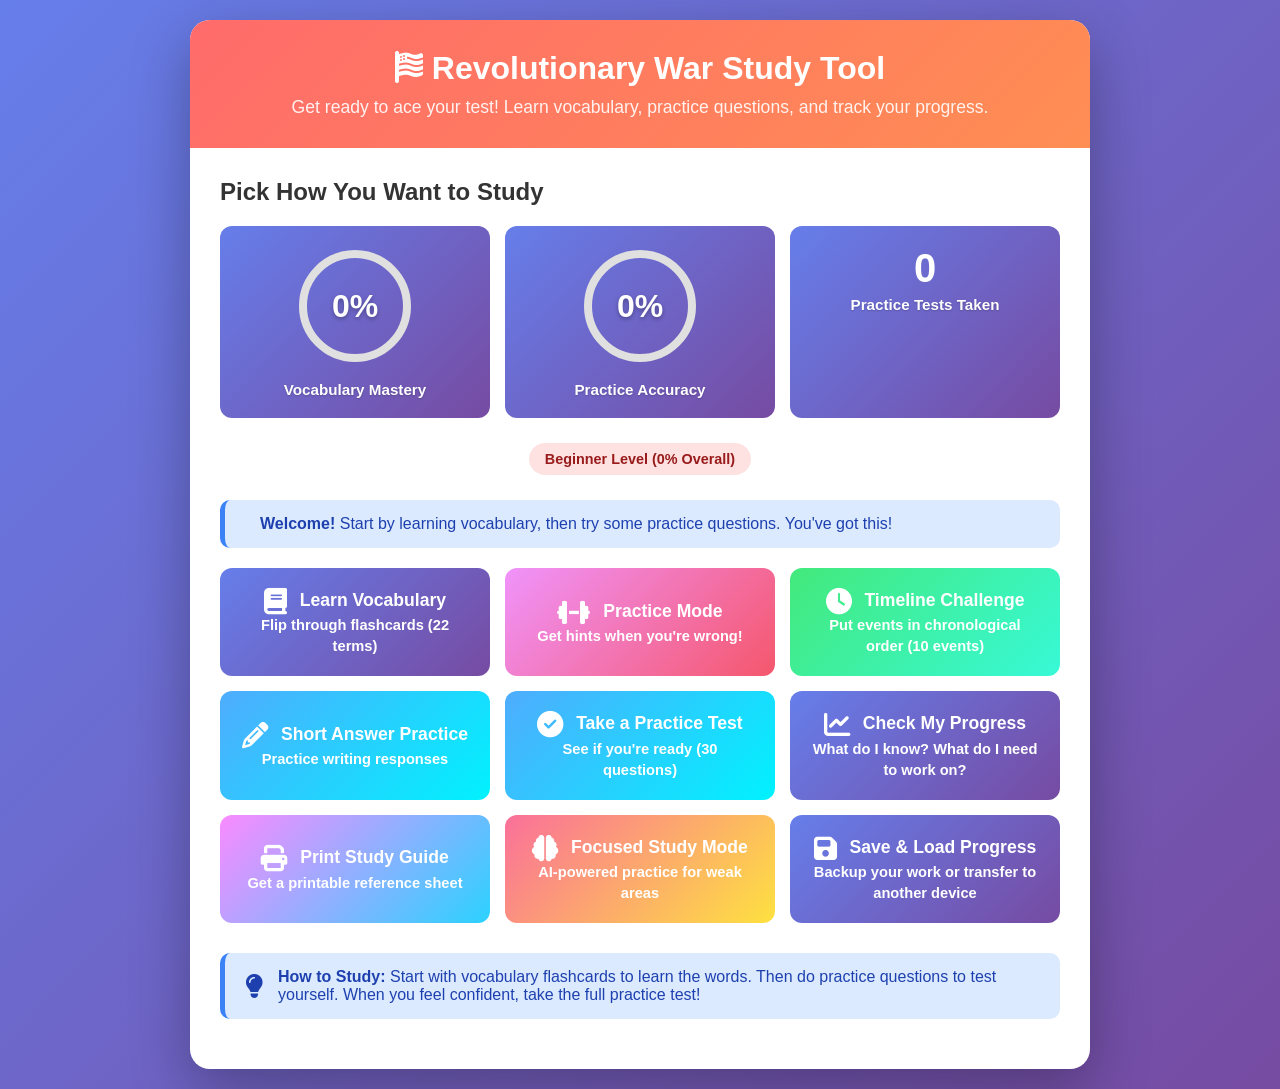
<file: old-2025.html>
<!DOCTYPE html>
<html lang="en">
<head>
    <meta charset="UTF-8">
    <meta name="viewport" content="width=device-width, initial-scale=1.0">
    <title>Revolutionary War Study Tool</title>
    <link rel="stylesheet" href="https://cdnjs.cloudflare.com/ajax/libs/font-awesome/6.4.0/css/all.min.css">
    <style>
        * {
            margin: 0;
            padding: 0;
            box-sizing: border-box;
        }

        body {
            font-family: -apple-system, BlinkMacSystemFont, 'Segoe UI', Roboto, Oxygen, Ubuntu, Cantarell, sans-serif;
            background: linear-gradient(135deg, #667eea 0%, #764ba2 100%);
            min-height: 100vh;
            padding: 20px;
            color: #333;
        }

        .container {
            max-width: 900px;
            margin: 0 auto;
            background: white;
            border-radius: 20px;
            box-shadow: 0 20px 60px rgba(0,0,0,0.3);
            overflow: hidden;
        }

        header {
            background: linear-gradient(135deg, #FF6B6B, #FF8E53);
            color: white;
            padding: 30px;
            text-align: center;
        }

        header h1 {
            font-size: 2em;
            margin-bottom: 10px;
        }

        header p {
            opacity: 0.9;
            font-size: 1.1em;
        }

        .content {
            padding: 30px;
        }

        .nav-buttons {
            display: grid;
            grid-template-columns: repeat(auto-fit, minmax(200px, 1fr));
            gap: 15px;
            margin-bottom: 30px;
        }

        .nav-btn {
            padding: 20px;
            background: linear-gradient(135deg, #667eea 0%, #764ba2 100%);
            color: white;
            border: none;
            border-radius: 12px;
            font-size: 1.1em;
            cursor: pointer;
            transition: transform 0.2s, box-shadow 0.2s;
            font-weight: 600;
        }

        .nav-btn:hover {
            transform: translateY(-3px);
            box-shadow: 0 10px 20px rgba(102, 126, 234, 0.4);
        }

        .nav-btn:active {
            transform: translateY(-1px);
        }

        .nav-btn.secondary {
            background: linear-gradient(135deg, #f093fb 0%, #f5576c 100%);
        }

        .nav-btn.success {
            background: linear-gradient(135deg, #4facfe 0%, #00f2fe 100%);
        }

        .section {
            display: none;
        }

        .section.active {
            display: block;
        }

        .progress-bar {
            background: #e0e0e0;
            height: 30px;
            border-radius: 15px;
            overflow: visible;
            margin: 20px 0;
            position: relative;
        }

        .progress-fill {
            background: linear-gradient(90deg, #4facfe 0%, #00f2fe 100%);
            height: 100%;
            transition: width 0.5s ease;
            border-radius: 15px;
            position: relative;
        }

        .progress-bar .progress-text {
            position: absolute;
            top: 50%;
            left: 50%;
            transform: translate(-50%, -50%);
            color: #1a1a1a;
            font-weight: bold;
            white-space: nowrap;
            text-shadow:
                0 0 8px white,
                0 0 8px white,
                1px 1px 2px rgba(255, 255, 255, 0.9),
                -1px -1px 2px rgba(255, 255, 255, 0.9);
            z-index: 1;
        }

        .flashcard {
            background: linear-gradient(135deg, #f093fb 0%, #f5576c 100%);
            color: white;
            padding: 40px;
            border-radius: 15px;
            min-height: 300px;
            display: flex;
            flex-direction: column;
            justify-content: center;
            align-items: center;
            text-align: center;
            cursor: pointer;
            transition: transform 0.3s;
            margin: 20px 0;
        }

        .flashcard:hover {
            transform: scale(1.02);
        }

        .flashcard h3 {
            font-size: 1.8em;
            margin-bottom: 20px;
        }

        .flashcard .definition {
            font-size: 1.2em;
            line-height: 1.6;
        }

        .flashcard .example {
            margin-top: 20px;
            padding: 15px;
            background: rgba(255,255,255,0.2);
            border-radius: 10px;
            font-style: italic;
        }

        .question-card {
            background: #f8f9fa;
            padding: 25px;
            border-radius: 12px;
            margin: 20px 0;
            border-left: 5px solid #667eea;
        }

        .question-card h3 {
            color: #667eea;
            margin-bottom: 15px;
            font-size: 1.3em;
        }

        .options {
            display: flex;
            flex-direction: column;
            gap: 10px;
            margin: 20px 0;
        }

        .option {
            padding: 15px 20px;
            background: white;
            border: 2px solid #e0e0e0;
            border-radius: 10px;
            cursor: pointer;
            transition: all 0.2s;
            font-size: 1em;
        }

        .option:hover {
            border-color: #667eea;
            background: #f0f0ff;
        }

        .option.selected {
            border-color: #667eea;
            background: #e0e7ff;
        }

        .option.correct {
            border-color: #10b981;
            background: #d1fae5;
        }

        .option.incorrect {
            border-color: #ef4444;
            background: #fee2e2;
        }

        .feedback {
            margin-top: 20px;
            padding: 20px;
            border-radius: 10px;
            display: none;
        }

        .feedback.show {
            display: block;
        }

        .feedback.correct {
            background: #d1fae5;
            border-left: 5px solid #10b981;
        }

        .feedback.incorrect {
            background: #fee2e2;
            border-left: 5px solid #ef4444;
        }

        .feedback h4 {
            margin-bottom: 10px;
            font-size: 1.2em;
        }

        .stats-grid {
            display: grid;
            grid-template-columns: repeat(auto-fit, minmax(150px, 1fr));
            gap: 15px;
            margin: 20px 0;
        }

        .stat-card {
            background: linear-gradient(135deg, #667eea 0%, #764ba2 100%);
            color: white;
            padding: 20px;
            border-radius: 12px;
            text-align: center;
        }

        .stat-card .number {
            font-size: 2.5em;
            font-weight: bold;
            margin-bottom: 5px;
        }

        .stat-card .label {
            color: #ffffff;
            font-weight: 700;
            font-size: 0.95em;
            text-shadow: 0 1px 2px rgba(0,0,0,0.2);
        }

        .weakness-list {
            background: #fff3cd;
            border-left: 5px solid #ffc107;
            padding: 20px;
            border-radius: 10px;
            margin: 20px 0;
        }

        .weakness-list h3 {
            color: #856404;
            margin-bottom: 15px;
        }

        .weakness-item {
            padding: 10px;
            background: white;
            margin: 10px 0;
            border-radius: 8px;
            display: flex;
            justify-content: space-between;
            align-items: center;
        }

        .strength-list {
            background: #d1fae5;
            border-left: 5px solid #10b981;
            padding: 20px;
            border-radius: 10px;
            margin: 20px 0;
        }

        .strength-list h3 {
            color: #065f46;
            margin-bottom: 15px;
        }

        .btn {
            padding: 12px 30px;
            border: none;
            border-radius: 8px;
            font-size: 1em;
            cursor: pointer;
            font-weight: 600;
            transition: all 0.2s;
            margin: 5px;
        }

        .btn-primary {
            background: linear-gradient(135deg, #667eea 0%, #764ba2 100%);
            color: white;
        }

        .btn-primary:hover {
            transform: translateY(-2px);
            box-shadow: 0 5px 15px rgba(102, 126, 234, 0.4);
        }

        .btn-secondary {
            background: #e0e0e0;
            color: #333;
        }

        .btn-secondary:hover {
            background: #d0d0d0;
        }

        .card-controls {
            display: flex;
            justify-content: center;
            gap: 15px;
            margin-top: 20px;
        }

        .flip-indicator {
            text-align: center;
            margin-top: 20px;
            color: #666;
            font-style: italic;
        }

        .mastery-badge {
            display: inline-block;
            padding: 5px 15px;
            border-radius: 20px;
            font-size: 0.9em;
            font-weight: 600;
        }

        .mastery-badge.high {
            background: #d1fae5;
            color: #065f46;
        }

        .mastery-badge.medium {
            background: #fef3c7;
            color: #92400e;
        }

        .mastery-badge.low {
            background: #fee2e2;
            color: #991b1b;
        }

        .keyboard-hint {
            background: #f8f9fa;
            border: 2px solid #e0e0e0;
            border-radius: 8px;
            padding: 12px 20px;
            margin: 15px 0;
            display: flex;
            flex-wrap: wrap;
            gap: 15px;
            align-items: center;
            justify-content: center;
            font-size: 0.9em;
        }

        .keyboard-hint .key {
            background: white;
            border: 2px solid #667eea;
            border-radius: 5px;
            padding: 5px 10px;
            font-family: monospace;
            font-weight: bold;
            color: #667eea;
            box-shadow: 0 2px 4px rgba(0,0,0,0.1);
        }

        .study-timer {
            position: fixed;
            top: 20px;
            right: 20px;
            background: white;
            border: 2px solid #667eea;
            border-radius: 15px;
            padding: 15px 20px;
            box-shadow: 0 5px 20px rgba(0,0,0,0.15);
            z-index: 1000;
            min-width: 200px;
        }

        .study-timer h4 {
            color: #667eea;
            margin: 0 0 8px 0;
            font-size: 0.9em;
            display: flex;
            align-items: center;
            gap: 8px;
        }

        .study-timer .time-display {
            font-size: 1.8em;
            font-weight: bold;
            color: #333;
            font-family: monospace;
            text-align: center;
        }

        .study-timer .total-time {
            font-size: 0.8em;
            color: #666;
            margin-top: 8px;
            text-align: center;
            border-top: 1px solid #e0e0e0;
            padding-top: 8px;
        }

        .study-timer .timer-controls {
            display: flex;
            gap: 8px;
            margin-top: 10px;
        }

        .study-timer .timer-btn {
            flex: 1;
            padding: 5px;
            border: none;
            border-radius: 5px;
            cursor: pointer;
            font-size: 0.8em;
            transition: all 0.2s;
        }

        .study-timer .timer-btn.pause {
            background: #ffc107;
            color: white;
        }

        .study-timer .timer-btn.resume {
            background: #10b981;
            color: white;
        }

        .study-timer .timer-btn:hover {
            transform: translateY(-1px);
            box-shadow: 0 2px 8px rgba(0,0,0,0.2);
        }

        .circular-progress {
            width: 120px;
            height: 120px;
            margin: 0 auto 15px;
            position: relative;
        }

        .circular-progress svg {
            transform: rotate(-90deg);
            width: 100%;
            height: 100%;
        }

        .circular-progress circle {
            fill: none;
            stroke-width: 8;
        }

        .circular-progress .bg-circle {
            stroke: #e0e0e0;
        }

        .circular-progress .progress-circle {
            stroke: url(#gradient);
            stroke-linecap: round;
            transition: stroke-dashoffset 1s ease;
        }

        .circular-progress .percentage {
            position: absolute;
            top: 50%;
            left: 50%;
            transform: translate(-50%, -50%);
            font-size: 2em;
            font-weight: 900;
            color: #ffffff;
            text-shadow: 0 2px 4px rgba(0,0,0,0.3);
        }

        .progress-badge {
            display: inline-block;
            padding: 8px 16px;
            border-radius: 20px;
            font-size: 0.9em;
            font-weight: 600;
            margin: 5px;
        }

        .progress-badge.beginner {
            background: #fee2e2;
            color: #991b1b;
        }

        .progress-badge.learning {
            background: #fef3c7;
            color: #92400e;
        }

        .progress-badge.proficient {
            background: #dbeafe;
            color: #1e40af;
        }

        .progress-badge.expert {
            background: #d1fae5;
            color: #065f46;
        }

        .badge-display {
            display: flex;
            flex-wrap: wrap;
            gap: 15px;
            margin: 20px 0;
            justify-content: center;
        }

        .achievement-badge {
            background: white;
            border: 3px solid #e0e0e0;
            border-radius: 15px;
            padding: 20px;
            text-align: center;
            min-width: 150px;
            transition: all 0.3s;
        }

        .achievement-badge.earned {
            border-color: #667eea;
            box-shadow: 0 5px 20px rgba(102, 126, 234, 0.3);
            animation: badge-glow 2s infinite;
        }

        .achievement-badge.locked {
            opacity: 0.5;
            filter: grayscale(1);
        }

        @keyframes badge-glow {
            0%, 100% {
                box-shadow: 0 5px 20px rgba(102, 126, 234, 0.3);
            }
            50% {
                box-shadow: 0 5px 30px rgba(102, 126, 234, 0.6);
            }
        }

        .badge-icon {
            font-size: 3em;
            margin-bottom: 10px;
        }

        .badge-name {
            font-weight: 600;
            color: #667eea;
            margin-bottom: 5px;
        }

        .badge-desc {
            font-size: 0.85em;
            color: #666;
        }

        .streak-display {
            background: linear-gradient(135deg, #FF6B6B, #FF8E53);
            color: white;
            padding: 25px;
            border-radius: 15px;
            text-align: center;
            margin: 20px 0;
        }

        .streak-display .streak-number {
            font-size: 3em;
            font-weight: bold;
            margin: 10px 0;
        }

        .streak-display .streak-emoji {
            font-size: 2em;
        }

        .timeline-container {
            display: flex;
            gap: 20px;
            margin: 20px 0;
            max-height: 600px;
        }

        .timeline-events {
            flex: 1;
            background: #f8f9fa;
            padding: 20px;
            border-radius: 15px;
            max-height: 600px;
            overflow-y: auto;
            position: relative;
        }

        .timeline-events h3 {
            position: sticky;
            top: 0;
            background: #f8f9fa;
            padding: 10px 0;
            margin: -10px 0 10px 0;
            z-index: 10;
        }

        .timeline-slots {
            flex: 1;
            background: white;
            padding: 20px;
            border-radius: 15px;
            border: 3px dashed #667eea;
            max-height: 600px;
            overflow-y: auto;
        }

        .timeline-slots h3 {
            position: sticky;
            top: 0;
            background: white;
            padding: 10px 0;
            margin: -10px 0 10px 0;
            z-index: 10;
            border-bottom: 2px solid #e0e0e0;
        }

        /* Custom scrollbar styling for timeline panels */
        .timeline-events::-webkit-scrollbar,
        .timeline-slots::-webkit-scrollbar {
            width: 8px;
        }

        .timeline-events::-webkit-scrollbar-track,
        .timeline-slots::-webkit-scrollbar-track {
            background: #f1f1f1;
            border-radius: 10px;
        }

        .timeline-events::-webkit-scrollbar-thumb {
            background: #667eea;
            border-radius: 10px;
        }

        .timeline-slots::-webkit-scrollbar-thumb {
            background: #667eea;
            border-radius: 10px;
        }

        .timeline-events::-webkit-scrollbar-thumb:hover,
        .timeline-slots::-webkit-scrollbar-thumb:hover {
            background: #5568d3;
        }

        /* Smooth scrolling */
        .timeline-events,
        .timeline-slots {
            scroll-behavior: smooth;
        }

        .timeline-event {
            background: white;
            border: 3px solid #e0e0e0;
            border-radius: 12px;
            padding: 12px;
            margin-bottom: 12px;
            cursor: move;
            transition: all 0.3s;
            user-select: none;
        }

        .timeline-event:hover {
            transform: translateY(-2px);
            box-shadow: 0 5px 15px rgba(0,0,0,0.2);
            border-color: #667eea;
        }

        .timeline-event.dragging {
            opacity: 0.5;
        }

        .timeline-event.placed {
            cursor: default;
            background: #f0f0ff;
        }

        .timeline-event.correct {
            border-color: #10b981;
            background: #d1fae5;
        }

        .timeline-event.incorrect {
            border-color: #ef4444;
            background: #fee2e2;
        }

        .timeline-event .event-title {
            font-weight: bold;
            color: #667eea;
            font-size: 1.1em;
            margin-bottom: 8px;
            display: flex;
            align-items: center;
            gap: 10px;
        }

        .timeline-event .event-year {
            background: #667eea;
            color: white;
            padding: 3px 10px;
            border-radius: 15px;
            font-size: 0.85em;
        }

        .timeline-event .event-description {
            color: #666;
            font-size: 0.95em;
            line-height: 1.5;
        }

        .timeline-event .drag-handle {
            color: #ccc;
            font-size: 1.2em;
            margin-right: 10px;
        }

        .timeline-slot {
            background: white;
            border: 2px dashed #ccc;
            border-radius: 12px;
            padding: 15px;
            margin-bottom: 12px;
            min-height: 70px;
            display: flex;
            align-items: center;
            justify-content: center;
            position: relative;
            transition: all 0.3s;
        }

        .timeline-slot.drag-over {
            background: #e0e7ff;
            border-color: #667eea;
            border-style: solid;
        }

        .timeline-slot .slot-number {
            position: absolute;
            top: 10px;
            left: 10px;
            width: 30px;
            height: 30px;
            background: #667eea;
            color: white;
            border-radius: 50%;
            display: flex;
            align-items: center;
            justify-content: center;
            font-weight: bold;
        }

        .timeline-slot.filled {
            border-style: solid;
            border-color: #667eea;
        }

        .timeline-slot .empty-message {
            color: #666;
            font-style: italic;
        }

        .timeline-mode-toggle {
            display: flex;
            gap: 10px;
            margin-bottom: 20px;
            justify-content: center;
        }

        .mode-btn {
            padding: 10px 20px;
            border: 2px solid #e0e0e0;
            background: white;
            border-radius: 10px;
            cursor: pointer;
            transition: all 0.3s;
            font-weight: 600;
        }

        .mode-btn.active {
            background: #667eea;
            color: white;
            border-color: #667eea;
        }

        .mode-btn:hover:not(.active) {
            border-color: #667eea;
            background: #f0f0ff;
        }

        @keyframes confetti {
            0% { transform: translateY(0) rotate(0deg); opacity: 1; }
            100% { transform: translateY(-200px) rotate(360deg); opacity: 0; }
        }

        @keyframes fadeIn {
            from {
                opacity: 0;
                transform: translateY(-10px);
            }
            to {
                opacity: 1;
                transform: translateY(0);
            }
        }

        .confetti {
            position: fixed;
            width: 10px;
            height: 10px;
            z-index: 10000;
            animation: confetti 2s ease-out forwards;
        }

        @media (max-width: 768px) {
            .timeline-container {
                flex-direction: column;
            }

            .timeline-event {
                font-size: 0.9em;
            }
        }

        .mini-progress {
            height: 8px;
            background: #e0e0e0;
            border-radius: 10px;
            overflow: hidden;
            margin: 10px 0;
        }

        .mini-progress-fill {
            height: 100%;
            background: linear-gradient(90deg, #667eea 0%, #764ba2 100%);
            transition: width 0.5s ease;
            border-radius: 10px;
        }

        @media print {
            body {
                background: white;
                padding: 0;
            }

            .container {
                box-shadow: none;
                max-width: 100%;
            }

            .study-timer, .nav-btn, .btn, .keyboard-hint,
            .card-controls, .reset-btn, .timer-controls {
                display: none !important;
            }

            header {
                background: none;
                color: black;
                border-bottom: 3px solid #667eea;
                page-break-after: avoid;
            }

            .vocab-print-item {
                page-break-inside: avoid;
                margin-bottom: 20px;
                padding: 15px;
                border: 2px solid #e0e0e0;
                border-radius: 10px;
            }

            .vocab-print-item h3 {
                color: #667eea;
                margin-bottom: 10px;
            }
        }

        @media (max-width: 600px) {
            .content {
                padding: 15px;
            }

            header h1 {
                font-size: 1.5em;
            }

            .nav-buttons {
                grid-template-columns: 1fr;
            }

            .flashcard {
                padding: 30px 20px;
                min-height: 250px;
            }

            .keyboard-hint {
                font-size: 0.8em;
                padding: 8px 12px;
                gap: 8px;
            }

            .study-timer {
                top: 10px;
                right: 10px;
                padding: 10px 15px;
                min-width: 160px;
            }

            .study-timer .time-display {
                font-size: 1.4em;
            }
        }

        .alert {
            padding: 15px 20px;
            border-radius: 10px;
            margin: 20px 0;
            display: flex;
            align-items: center;
            gap: 15px;
        }

        .alert.info {
            background: #dbeafe;
            border-left: 5px solid #3b82f6;
            color: #1e40af;
        }

        .alert.success {
            background: #d1fae5;
            border-left: 5px solid #10b981;
            color: #065f46;
        }

        .reset-btn {
            background: #fee2e2;
            color: #991b1b;
            padding: 10px 20px;
            border: none;
            border-radius: 8px;
            cursor: pointer;
            font-size: 0.9em;
            margin-top: 20px;
        }

        .reset-btn:hover {
            background: #fecaca;
        }


        .vocab-term {
            color: #667eea;
            font-weight: 600;
            cursor: help;
            text-decoration: underline;
            text-decoration-style: dotted;
        }

        .vocab-term:hover {
            color: #764ba2;
        }

        .tooltip {
            position: fixed;
            background: white;
            border: 2px solid #667eea;
            border-radius: 10px;
            padding: 15px;
            max-width: 300px;
            box-shadow: 0 10px 30px rgba(0,0,0,0.2);
            z-index: 1000;
            display: none;
        }

        .tooltip h4 {
            color: #667eea;
            margin-bottom: 8px;
            font-size: 1.1em;
        }

        .tooltip p {
            margin: 5px 0;
            line-height: 1.5;
        }

        .close-tooltip {
            position: absolute;
            top: 5px;
            right: 10px;
            cursor: pointer;
            font-size: 1.2em;
            color: #666;
        }

        .nav-btn i {
            font-size: 1.5em;
            margin-right: 8px;
            vertical-align: middle;
        }

        .alert i {
            font-size: 1.5em;
        }

        /* Note-Taking Reminder Modal */
        .note-modal-overlay {
            display: none;
            position: fixed;
            top: 0;
            left: 0;
            width: 100%;
            height: 100%;
            background: rgba(0, 0, 0, 0.7);
            z-index: 10000;
            justify-content: center;
            align-items: center;
            animation: fadeIn 0.3s ease;
        }

        .note-modal-overlay.active {
            display: flex;
        }

        .note-modal {
            background: white;
            border-radius: 20px;
            padding: 40px;
            max-width: 500px;
            width: 90%;
            max-height: 85vh;
            overflow-y: auto;
            box-shadow: 0 10px 50px rgba(0,0,0,0.5);
            animation: slideIn 0.3s ease;
            text-align: center;
        }

        .note-modal-icon {
            font-size: 4em;
            margin-bottom: 20px;
        }

        .note-modal h2 {
            color: #333;
            margin-bottom: 20px;
            font-size: 1.8em;
        }

        .note-modal p {
            color: #666;
            margin-bottom: 30px;
            font-size: 1.1em;
            line-height: 1.6;
        }

        .note-modal-btn {
            background: linear-gradient(135deg, #667eea 0%, #764ba2 100%);
            color: white;
            border: none;
            padding: 15px 40px;
            border-radius: 10px;
            font-size: 1.1em;
            font-weight: bold;
            cursor: pointer;
            transition: transform 0.2s ease, box-shadow 0.2s ease;
        }

        .note-modal-btn:hover {
            transform: translateY(-2px);
            box-shadow: 0 5px 20px rgba(102, 126, 234, 0.4);
        }

        @keyframes fadeIn {
            from { opacity: 0; }
            to { opacity: 1; }
        }

        @keyframes slideIn {
            from {
                transform: translateY(-50px);
                opacity: 0;
            }
            to {
                transform: translateY(0);
                opacity: 1;
            }
        }

    </style>
</head>
<body>
    <!-- Note-Taking Reminder Modal -->
    <div id="noteModal" class="note-modal-overlay">
        <div class="note-modal">
            <div class="note-modal-icon" id="noteModalIcon">📝</div>
            <h2 id="noteModalTitle">Update Your Notes!</h2>
            <p id="noteModalMessage">Take a moment to write this down in your notebook. This will help you remember it better!</p>

            <!-- Science explanation -->
            <div style="margin: 15px 0; padding: 12px; background: #f0f9ff; border-radius: 8px; border-left: 4px solid #0284c7; text-align: left; font-size: 0.9em;">
                <details style="cursor: pointer;">
                    <summary style="font-weight: 600; color: #0369a1; font-size: 0.95em; user-select: none;">
                        <i class="fas fa-brain"></i> Why write by hand? (The science)
                    </summary>
                    <div style="margin-top: 10px; color: #555; font-size: 0.95em; line-height: 1.5;">
                        <p style="margin-bottom: 8px;">
                            <strong>Your brain works differently when you write by hand!</strong> Scientists found:
                        </p>
                        <ul style="margin-left: 20px; margin-bottom: 8px;">
                            <li style="margin: 6px 0;"><strong>More brain connections:</strong> Handwriting activates areas for movement, vision, and memory. Typing uses minimal brain activity.</li>
                            <li style="margin: 6px 0;"><strong>Better memory:</strong> Forming each letter creates a feedback loop that helps you remember longer.</li>
                            <li style="margin: 6px 0;"><strong>Deeper understanding:</strong> Writing forces you to process information actively.</li>
                        </ul>
                        <p style="font-size: 0.85em; color: #666; margin-top: 8px;">
                            <em>Source: Scientific American</em>
                        </p>
                    </div>
                </details>
            </div>

            <button class="note-modal-btn" onclick="closeNoteModal()">
                <i class="fas fa-check"></i> I Will Update My Notes Before Moving On
            </button>
        </div>
    </div>

    <!-- Study Timer (shows on all pages except home) -->
    <div id="studyTimer" class="study-timer" style="display: none;">
        <h4><i class="fas fa-clock"></i> Study Session</h4>
        <div class="time-display" id="timerDisplay">00:00</div>
        <div class="total-time" id="totalTime">Total: 0h 0m</div>
        <div class="timer-controls">
            <button class="timer-btn pause" id="pauseBtn" onclick="toggleTimer()"><i class="fas fa-pause"></i> Pause</button>
        </div>
    </div>

    <div class="container">
        <header>
            <h1><i class="fas fa-flag-usa"></i> Revolutionary War Study Tool</h1>
            <p>Get ready to ace your test! Learn vocabulary, practice questions, and track your progress.</p>
        </header>

        <div class="content">
            <!-- Tooltip for definitions -->
            <div id="definitionTooltip" class="tooltip">
                <span class="close-tooltip" onclick="closeTooltip()">✕</span>
                <div id="tooltipContent"></div>
            </div>

            <!-- HOME SECTION -->
            <div id="home" class="section active">
                <h2 style="margin-bottom: 20px;">Pick How You Want to Study</h2>
                
                <div id="overallProgress"></div>

                <div class="nav-buttons">
                    <button class="nav-btn" onclick="showSection('vocab')">
                        <i class="fas fa-book"></i> Learn Vocabulary<br>
                        <small>Flip through flashcards (22 terms)</small>
                    </button>
                    <button class="nav-btn secondary" onclick="showSection('practice')">
                        <i class="fas fa-dumbbell"></i> Practice Mode<br>
                        <small>Get hints when you're wrong!</small>
                    </button>
                    <button class="nav-btn" onclick="showSection('timeline')" style="background: linear-gradient(135deg, #43e97b 0%, #38f9d7 100%);">
                        <i class="fas fa-clock"></i> Timeline Challenge<br>
                        <small>Put events in chronological order (10 events)</small>
                    </button>
                    <button class="nav-btn success" onclick="showSection('shortanswer')">
                        <i class="fas fa-pencil-alt"></i> Short Answer Practice<br>
                        <small>Practice writing responses</small>
                    </button>
                    <button class="nav-btn success" onclick="showSection('test')">
                        <i class="fas fa-check-circle"></i> Take a Practice Test<br>
                        <small>See if you're ready (30 questions)</small>
                    </button>
                    <button class="nav-btn" onclick="showSection('progress')">
                        <i class="fas fa-chart-line"></i> Check My Progress<br>
                        <small>What do I know? What do I need to work on?</small>
                    </button>
                    <button class="nav-btn" onclick="showSection('printguide')" style="background: linear-gradient(135deg, #FA8BFF 0%, #2BD2FF 100%);">
                        <i class="fas fa-print"></i> Print Study Guide<br>
                        <small>Get a printable reference sheet</small>
                    </button>
                    <button class="nav-btn" onclick="showSection('focused')" style="background: linear-gradient(135deg, #FA709A 0%, #FEE140 100%);">
                        <i class="fas fa-brain"></i> Focused Study Mode<br>
                        <small>AI-powered practice for weak areas</small>
                    </button>
                    <button class="nav-btn" onclick="showSection('saveload')" style="background: linear-gradient(135deg, #667eea 0%, #764ba2 100%);">
                        <i class="fas fa-save"></i> Save & Load Progress<br>
                        <small>Backup your work or transfer to another device</small>
                    </button>
                </div>

                <div class="alert info">
                    <i class="fas fa-lightbulb"></i>
                    <div>
                        <strong>How to Study:</strong> Start with vocabulary flashcards to learn the words. Then do practice questions to test yourself. When you feel confident, take the full practice test!
                    </div>
                </div>
            </div>

            <!-- VOCABULARY SECTION -->
            <div id="vocab" class="section">
                <button class="btn btn-secondary" onclick="showSection('home')">← Back to Home</button>
                
                <h2 style="margin: 20px 0;">Vocabulary Flashcards</h2>
                
                <div class="progress-bar">
                    <div class="progress-fill" id="vocabProgressBar" style="width: 0%"></div>
                    <div class="progress-text" id="vocabProgress">0/22 terms mastered (0%)</div>
                </div>

                <div id="flashcardContainer"></div>

                <div class="card-controls">
                    <button class="btn btn-secondary" onclick="prevCard()"><i class="fas fa-arrow-left"></i> Previous</button>
                    <button class="btn btn-primary" onclick="markKnown()"><i class="fas fa-check"></i> I Know This</button>
                    <button class="btn btn-secondary" onclick="nextCard()">Next <i class="fas fa-arrow-right"></i></button>
                </div>

                <p class="flip-indicator">Click the card to flip between term and definition</p>

                <div class="keyboard-hint">
                    <span><span class="key">←</span> <span class="key">→</span> Navigate cards</span>
                    <span><span class="key">Space</span> Flip card</span>
                    <span><span class="key">K</span> Mark known</span>
                    <span><span class="key">Esc</span> Home</span>
                </div>

                <div style="text-align: center; margin-top: 20px;">
                    <button class="btn btn-secondary" onclick="shuffleCards()"><i class="fas fa-random"></i> Shuffle Cards</button>
                    <button class="reset-btn" onclick="resetVocabProgress()">Reset Vocabulary Progress</button>
                </div>
            </div>

            <!-- PRACTICE SECTION -->
            <div id="practice" class="section">
                <button class="btn btn-secondary" onclick="showSection('home')">← Back to Home</button>
                
                <h2 style="margin: 20px 0;">Practice Questions</h2>

                <div class="alert info">
                    <i class="fas fa-info-circle"></i>
                    <div>
                        <strong>Practice Mode:</strong> Answer each question, then click "Check Answer" to see if you're right. If you get it wrong, you'll see an explanation to help you learn! <em>Click on any <span class="vocab-term">highlighted words</span> to see their definition.</em>
                    </div>
                </div>

                <div class="keyboard-hint">
                    <span><span class="key">1</span> <span class="key">2</span> <span class="key">3</span> <span class="key">4</span> Select answer</span>
                    <span><span class="key">Esc</span> Home</span>
                </div>

                <div class="progress-bar">
                    <div class="progress-fill" id="practiceProgressBar" style="width: 0%"></div>
                    <div class="progress-text" id="practiceProgress">Question 0 of 0</div>
                </div>

                <div id="practiceContainer"></div>

                <div style="text-align: center; margin-top: 20px;">
                    <button class="btn btn-secondary" onclick="loadNewPracticeSet()"><i class="fas fa-sync-alt"></i> New Practice Set</button>
                </div>
            </div>

            <!-- SHORT ANSWER SECTION -->
            <div id="shortanswer" class="section">
                <button class="btn btn-secondary" onclick="showSection('home')"><i class="fas fa-arrow-left"></i> Back to Home</button>
                
                <h2 style="margin: 20px 0;">Short Answer Practice</h2>

                <div class="alert info">
                    <i class="fas fa-info-circle"></i>
                    <div>
                        <strong>Practice Mode:</strong> Write your answer in the box, then reveal an example answer and self-assessment checklist. Compare your answer to see how you did!
                    </div>
                </div>

                <div class="progress-bar">
                    <div class="progress-fill" id="shortAnswerProgressBar" style="width: 0%"></div>
                    <div class="progress-text" id="shortAnswerProgress">Question 0 of 5</div>
                </div>

                <div id="shortAnswerContainer"></div>

                <div style="text-align: center; margin-top: 20px;">
                    <button class="btn btn-secondary" onclick="loadShortAnswers()"><i class="fas fa-sync-alt"></i> Start Over</button>
                </div>
            </div>

            <!-- TEST SECTION -->
            <div id="test" class="section">
                <button class="btn btn-secondary" onclick="showSection('home')">← Back to Home</button>
                
                <h2 style="margin: 20px 0;">Practice Test</h2>

                <div class="alert info">
                    <i class="fas fa-bolt"></i>
                    <div>
                        <strong>Test Mode:</strong> Answer all 30 questions, then see your results. No peeking at answers until the end!
                    </div>
                </div>

                <div class="keyboard-hint">
                    <span><span class="key">1</span> <span class="key">2</span> <span class="key">3</span> <span class="key">4</span> Select answer for question in view</span>
                    <span><span class="key">Esc</span> Home</span>
                </div>

                <div id="testContainer"></div>
            </div>

            <!-- PROGRESS SECTION -->
            <div id="progress" class="section">
                <button class="btn btn-secondary" onclick="showSection('home')">← Back to Home</button>
                
                <h2 style="margin: 20px 0;">Your Progress</h2>

                <div class="stats-grid" id="statsContainer"></div>

                <div id="weaknessContainer"></div>
                <div id="strengthContainer"></div>

                <div style="margin: 30px 0; padding: 20px; background: #f8f9fa; border-radius: 10px;">
                    <h3 style="margin-bottom: 15px;"><i class="fas fa-save"></i> Save & Load</h3>
                    <p style="margin-bottom: 15px; color: #666;">Save your progress to a file, or load previously saved progress:</p>
                    <button class="btn btn-primary" onclick="exportProgress()"><i class="fas fa-download"></i> Save My Progress</button>
                    <button class="btn btn-secondary" onclick="document.getElementById('importFile').click()"><i class="fas fa-upload"></i> Load Saved Progress</button>
                    <input type="file" id="importFile" accept=".json" style="display: none;" onchange="importProgress(event)">
                </div>

                <button class="reset-btn" onclick="resetAllProgress()">Reset All Progress</button>
            </div>

            <!-- PRINT STUDY GUIDE SECTION -->
            <div id="printguide" class="section">
                <button class="btn btn-secondary" onclick="showSection('home')">← Back to Home</button>

                <h2 style="margin: 20px 0;">Print Study Guide</h2>

                <div class="alert info">
                    <i class="fas fa-print"></i>
                    <div>
                        <strong>Print This Guide:</strong> Click the "Print Study Guide" button below to generate a printer-friendly version. You can also filter by category to print only what you need!
                    </div>
                </div>

                <div style="margin: 20px 0;">
                    <label style="font-weight: 600; margin-right: 10px;">Filter by category:</label>
                    <select id="printCategory" onchange="updatePrintGuide()" style="padding: 8px 15px; border-radius: 8px; border: 2px solid #e0e0e0; font-size: 1em;">
                        <option value="all">All Categories</option>
                        <option value="Causes of Unrest">Causes of Unrest</option>
                        <option value="Uncovering Loyalties">Uncovering Loyalties</option>
                        <option value="Declaration">Declaration</option>
                    </select>
                </div>

                <div style="text-align: center; margin: 20px 0;">
                    <button class="btn btn-primary" onclick="window.print()"><i class="fas fa-print"></i> Print Study Guide</button>
                    <button class="btn btn-secondary" onclick="markAllForPrint()"><i class="fas fa-check-square"></i> Select All for Study</button>
                    <button class="btn btn-secondary" onclick="markUnknownForPrint()"><i class="fas fa-exclamation-triangle"></i> Select Unknown Terms</button>
                </div>

                <div id="printGuideContent" style="margin-top: 30px;"></div>
            </div>

            <!-- FOCUSED STUDY MODE SECTION -->
            <div id="focused" class="section">
                <button class="btn btn-secondary" onclick="showSection('home')">← Back to Home</button>

                <h2 style="margin: 20px 0;">Focused Study Mode</h2>

                <div class="alert info">
                    <i class="fas fa-brain"></i>
                    <div>
                        <strong>Smart Practice:</strong> This mode analyzes your performance and creates a personalized study session focusing on your weak areas. It includes vocabulary you haven't mastered and topics where you've struggled.
                    </div>
                </div>

                <div id="focusedAnalysis"></div>

                <div style="text-align: center; margin: 30px 0;">
                    <button class="btn btn-primary" onclick="startFocusedSession()" style="font-size: 1.2em; padding: 15px 40px;">
                        <i class="fas fa-play"></i> Start Focused Session
                    </button>
                </div>

                <div id="focusedContent"></div>
            </div>

            <!-- SAVE & LOAD SECTION -->
            <div id="saveload" class="section">
                <button class="btn btn-secondary" onclick="showSection('home')">← Back to Home</button>

                <h2 style="margin: 20px 0;"><i class="fas fa-save"></i> Save & Load Progress</h2>

                <div class="alert info">
                    <i class="fas fa-info-circle"></i>
                    <div>
                        <strong>Why save your progress?</strong> Save your work to a file so you can:
                        <ul style="margin: 10px 0 0 20px;">
                            <li>Keep your progress safe if you clear your browser</li>
                            <li>Continue studying on a different computer or device</li>
                            <li>Share your progress with your teacher</li>
                        </ul>
                    </div>
                </div>

                <div style="display: grid; grid-template-columns: 1fr 1fr; gap: 20px; margin: 30px 0;">
                    <div style="padding: 30px; background: linear-gradient(135deg, #667eea 0%, #764ba2 100%); border-radius: 15px; color: white; text-align: center;">
                        <i class="fas fa-download" style="font-size: 3em; margin-bottom: 15px;"></i>
                        <h3 style="margin-bottom: 15px;">Save My Progress</h3>
                        <p style="margin-bottom: 20px; opacity: 0.9;">Download a file with all your progress - vocabulary, practice scores, test results, and badges.</p>
                        <button class="btn btn-primary" onclick="exportProgress()" style="background: white; color: #667eea; font-size: 1.1em; padding: 12px 30px;">
                            <i class="fas fa-download"></i> Save Now
                        </button>
                    </div>

                    <div style="padding: 30px; background: linear-gradient(135deg, #764ba2 0%, #667eea 100%); border-radius: 15px; color: white; text-align: center;">
                        <i class="fas fa-upload" style="font-size: 3em; margin-bottom: 15px;"></i>
                        <h3 style="margin-bottom: 15px;">Load Saved Progress</h3>
                        <p style="margin-bottom: 20px; opacity: 0.9;">Upload a previously saved file to restore your progress from another session or device.</p>
                        <button class="btn btn-secondary" onclick="document.getElementById('importFileMain').click()" style="background: white; color: #764ba2; font-size: 1.1em; padding: 12px 30px;">
                            <i class="fas fa-upload"></i> Load File
                        </button>
                        <input type="file" id="importFileMain" accept=".json" style="display: none;" onchange="importProgress(event)">
                    </div>
                </div>

                <div style="margin-top: 30px; padding: 20px; background: #fff3cd; border-radius: 10px; border-left: 4px solid #ffc107;">
                    <h4 style="color: #856404; margin-bottom: 10px;"><i class="fas fa-exclamation-triangle"></i> Important Tips:</h4>
                    <ul style="margin: 10px 0 0 20px; color: #856404;">
                        <li>Save your progress regularly, especially before closing your browser</li>
                        <li>Keep the downloaded file in a safe place (like Google Drive or USB drive)</li>
                        <li>Loading a file will replace your current progress</li>
                        <li>The file is small and safe to email or share</li>
                    </ul>
                </div>
            </div>

            <!-- TIMELINE CHALLENGE SECTION -->
            <div id="timeline" class="section">
                <button class="btn btn-secondary" onclick="showSection('home')">← Back to Home</button>

                <h2 style="margin: 20px 0;"><i class="fas fa-clock"></i> Timeline Challenge</h2>

                <div class="alert info">
                    <i class="fas fa-info-circle"></i>
                    <div>
                        <strong>Timeline Challenge:</strong> Arrange the 10 key events leading to and including the Revolutionary War in chronological order! Understanding the sequence helps you see how tensions escalated over time.
                    </div>
                </div>

                <div class="timeline-mode-toggle">
                    <button class="mode-btn active" id="easyModeBtn" onclick="setTimelineMode('easy')">
                        <i class="fas fa-lightbulb"></i> Show Years (default)
                    </button>
                    <button class="mode-btn" id="challengeModeBtn" onclick="setTimelineMode('challenge')">
                        <i class="fas fa-medal"></i> Challenge Mode
                    </button>
                </div>

                <div class="keyboard-hint">
                    <span><span class="key">Click & Drag</span> Move events</span>
                    <span><span class="key">R</span> Restart</span>
                    <span><span class="key">Esc</span> Home</span>
                </div>

                <div id="timelineStats" style="text-align: center; margin: 20px 0; display: none;">
                    <div style="background: #f8f9fa; padding: 15px; border-radius: 10px; display: inline-block;">
                        <strong>Best Score:</strong> <span id="timelineBestScore">0</span>/10 |
                        <strong>Perfect Scores:</strong> <span id="timelinePerfectCount">0</span>/3 |
                        <strong>Attempts:</strong> <span id="timelineAttempts">0</span>
                    </div>
                </div>

                <div class="timeline-container" id="timelineContainer">
                    <div class="timeline-events">
                        <h3 style="margin-bottom: 20px; color: #667eea;">
                            <i class="fas fa-list"></i> Events to Arrange
                        </h3>
                        <div id="timelineEventsList"></div>
                    </div>

                    <div class="timeline-slots">
                        <h3 style="margin-bottom: 20px; color: #667eea;">
                            <i class="fas fa-sort-numeric-up"></i> Timeline (Drag events here)
                        </h3>
                        <div id="timelineSlotsList"></div>
                    </div>
                </div>

                <div style="text-align: center; margin: 30px 0;">
                    <button class="btn btn-primary" onclick="checkTimelineAnswer()" id="checkTimelineBtn" style="font-size: 1.1em; padding: 12px 30px;">
                        <i class="fas fa-check-circle"></i> Check My Answer
                    </button>
                    <button class="btn btn-secondary" onclick="resetTimeline()" style="font-size: 1.1em; padding: 12px 30px;">
                        <i class="fas fa-redo"></i> Try Again
                    </button>
                    <button class="btn btn-secondary" onclick="showTimelineAnswer()" style="font-size: 1.1em; padding: 12px 30px;">
                        <i class="fas fa-eye"></i> Show Answer
                    </button>
                </div>

                <div id="timelineResults"></div>
            </div>
        </div>
    </div>

    <script>
        // ==================== DATA ====================

        // Timeline events in chronological order
        const timelineEvents = [
            {
                id: 1,
                title: "Proclamation of 1763",
                year: "1763",
                description: "Britain banned colonists from settling west of Appalachian Mountains"
            },
            {
                id: 2,
                title: "Stamp Act",
                year: "1765",
                description: "Tax on printed materials like newspapers and legal documents"
            },
            {
                id: 3,
                title: "Quartering Act",
                year: "1765",
                description: "Forced colonists to house and feed British soldiers"
            },
            {
                id: 4,
                title: "Townshend Acts",
                year: "1767",
                description: "Taxes on imported goods like tea, glass, and paper"
            },
            {
                id: 5,
                title: "Boston Massacre",
                year: "1770",
                description: "British soldiers killed 5 colonists including Crispus Attucks"
            },
            {
                id: 6,
                title: "Boston Tea Party",
                year: "1773",
                description: "Colonists dumped British tea into Boston Harbor to protest taxes"
            },
            {
                id: 7,
                title: "Intolerable Acts",
                year: "1774",
                description: "Harsh punishment laws targeting Massachusetts after the Tea Party"
            },
            {
                id: 8,
                title: "First Continental Congress",
                year: "1774",
                description: "Colonial leaders met to coordinate response to Britain"
            },
            {
                id: 9,
                title: "Lexington & Concord",
                year: "1775",
                description: "First battles of the Revolutionary War - 'shot heard round the world'"
            },
            {
                id: 10,
                title: "Declaration of Independence",
                year: "1776",
                description: "Colonies declared independence from Britain"
            }
        ];

        const vocabulary = [
            {
                term: "Proclamation",
                definition: "An official announcement or order made by a government or ruler",
                example: "The Proclamation of 1763 banned colonists from settling west of the Appalachian Mountains",
                category: "Causes of Unrest"
            },
            {
                term: "Quarter/Quartering",
                definition: "To provide housing, food, and supplies to soldiers",
                example: "The Quartering Act forced colonists to house British soldiers in their homes",
                category: "Causes of Unrest"
            },
            {
                term: "Tax",
                definition: "Money that people are required to pay to the government",
                example: "The Stamp Act taxed printed materials like newspapers and legal documents",
                category: "Causes of Unrest"
            },
            {
                term: "Representation",
                definition: "Having someone speak and vote for you in government",
                example: "Colonists argued 'no taxation without representation' - they wanted a voice in Parliament",
                category: "Causes of Unrest"
            },
            {
                term: "Boycott",
                definition: "Refusing to buy or use certain goods as a form of protest",
                example: "Colonists boycotted British goods after the Stamp Act to pressure Britain economically",
                category: "Causes of Unrest"
            },
            {
                term: "Repeal",
                definition: "To officially cancel or revoke a law",
                example: "Britain repealed the Stamp Act in 1766 after massive colonial protests",
                category: "Causes of Unrest"
            },
            {
                term: "Intolerable (Coercive)",
                definition: "Too extreme or severe to be endured; unbearable",
                example: "The Intolerable Acts punished all of Massachusetts by closing Boston Harbor",
                category: "Causes of Unrest"
            },
            {
                term: "Minutemen",
                definition: "Colonial militia members ready to fight at a minute's notice",
                example: "Minutemen fought British troops at Lexington and Concord in April 1775",
                category: "Causes of Unrest"
            },
            {
                term: "Casualties",
                definition: "People killed or injured in a battle or conflict",
                example: "The Boston Massacre resulted in 5 casualties, including Crispus Attucks",
                category: "Causes of Unrest"
            },
            {
                term: "Escalation",
                definition: "When a conflict grows more intense or serious over time",
                example: "From 1763-1775, conflicts escalated from protests to armed rebellion",
                category: "Causes of Unrest"
            },
            {
                term: "Patriot",
                definition: "A colonist who supported independence from Britain",
                example: "Samuel Adams was a Patriot who organized protests against British policies",
                category: "Uncovering Loyalties"
            },
            {
                term: "Loyalist (Tory)",
                definition: "A colonist who remained loyal to King George III and Britain",
                example: "Many wealthy merchants were Loyalists because their business depended on British trade",
                category: "Uncovering Loyalties"
            },
            {
                term: "Neutral",
                definition: "Refusing to take sides in a conflict",
                example: "Some colonists stayed neutral to protect their families from retaliation",
                category: "Uncovering Loyalties"
            },
            {
                term: "Perspective",
                definition: "A person's point of view shaped by their experiences and identity",
                example: "Enslaved people had a different perspective on 'liberty' than wealthy colonists",
                category: "Uncovering Loyalties"
            },
            {
                term: "Rebellion",
                definition: "Armed resistance against a government or ruler",
                example: "British saw colonial resistance as illegal rebellion; colonists saw it as justified",
                category: "Uncovering Loyalties"
            },
            {
                term: "Independence",
                definition: "Freedom from being controlled by another country; self-governance",
                example: "The Declaration of Independence announced America's freedom from Britain",
                category: "Declaration"
            },
            {
                term: "Unalienable Rights",
                definition: "Rights that cannot be taken away - they belong to all people",
                example: "Jefferson listed life, liberty, and the pursuit of happiness as unalienable rights",
                category: "Declaration"
            },
            {
                term: "Consent of the Governed",
                definition: "Government power comes from the permission of the people it rules",
                example: "The Declaration says government needs consent of the governed to be legitimate",
                category: "Declaration"
            },
            {
                term: "Tyranny",
                definition: "Cruel, oppressive, and unjust use of power",
                example: "Jefferson accused King George of tyranny for taxing colonists without their consent",
                category: "Declaration"
            },
            {
                term: "Treason",
                definition: "The crime of betraying your country",
                example: "Signers of the Declaration could be hanged for treason against Britain",
                category: "Declaration"
            },
            {
                term: "Abolish",
                definition: "To completely eliminate or destroy something",
                example: "The Declaration says people can abolish government when it becomes destructive",
                category: "Declaration"
            },
            {
                term: "Usurpations",
                definition: "Illegal seizures of power or rights",
                example: "Jefferson accused the king of repeated usurpations of colonists' rights",
                category: "Declaration"
            }
        ];

        const questions = [
            {
                question: "The Proclamation of 1763 angered colonists because it:",
                options: [
                    "Raised taxes on tea and paper",
                    "Forced them to house British soldiers",
                    "Prevented them from settling west of the Appalachian Mountains",
                    "Closed Boston Harbor"
                ],
                correct: 2,
                explanation: "The Proclamation of 1763 banned colonists from settling west of the Appalachian Mountains. King George wanted to avoid conflicts with Native Americans, but colonists saw this as limiting their freedom and economic opportunities.",
                topic: "Causes of Unrest"
            },
            {
                question: "The Quartering Act required colonists to:",
                options: [
                    "Pay a tax on all printed materials",
                    "Provide housing and supplies for British soldiers",
                    "Attend church services every Sunday",
                    "Send their children to British schools"
                ],
                correct: 1,
                explanation: "The Quartering Act forced colonists to provide housing, food, and supplies to British soldiers. This was invasive and expensive, making colonists feel like their homes were being violated by an occupying army.",
                topic: "Causes of Unrest"
            },
            {
                question: "The colonial slogan 'No taxation without representation' meant that:",
                options: [
                    "Colonists refused to pay any taxes to anyone",
                    "Colonists believed they should only be taxed by their own elected representatives",
                    "Only British citizens should pay taxes",
                    "Taxes should be eliminated completely"
                ],
                correct: 1,
                explanation: "Colonists believed they should only be taxed by legislatures where they had elected representatives (like their colonial assemblies), not by British Parliament where they had no voice. This was a key principle behind their resistance.",
                topic: "Causes of Unrest"
            },
            {
                question: "The Stamp Act taxed colonists on:",
                options: [
                    "Imported goods like tea and glass",
                    "Land ownership in the western territories",
                    "Printed materials like newspapers and legal documents",
                    "Clothing and household items"
                ],
                correct: 2,
                explanation: "The Stamp Act (1765) required colonists to buy special stamped paper for newspapers, legal documents, pamphlets, and even playing cards. This was the first direct tax on colonists and affected nearly everyone, sparking widespread protests.",
                topic: "Causes of Unrest"
            },
            {
                question: "Which event involved British soldiers firing into a crowd, killing 5 people including Crispus Attucks?",
                options: [
                    "The Boston Tea Party",
                    "The Boston Massacre",
                    "Lexington and Concord",
                    "The Intolerable Acts"
                ],
                correct: 1,
                explanation: "The Boston Massacre (1770) occurred when British soldiers fired into a crowd of colonists, killing five people including Crispus Attucks, a Black sailor. Patriots used this event as propaganda to show British cruelty.",
                topic: "Causes of Unrest"
            },
            {
                question: "The Boston Tea Party was a colonial protest against:",
                options: [
                    "The Quartering Act",
                    "The Stamp Act",
                    "Taxes on tea imposed by the Townshend Acts",
                    "The Proclamation of 1763"
                ],
                correct: 2,
                explanation: "The Boston Tea Party (1773) was a protest against the tea tax from the Townshend Acts. Colonists, some disguised as Native Americans, dumped 342 chests of British tea into Boston Harbor to protest taxation without representation.",
                topic: "Causes of Unrest"
            },
            {
                question: "The Intolerable Acts were Britain's response to:",
                options: [
                    "The Stamp Act protests",
                    "The Boston Tea Party",
                    "The First Continental Congress",
                    "Lexington and Concord"
                ],
                correct: 1,
                explanation: "The Intolerable Acts (also called Coercive Acts) were passed in 1774 to punish Massachusetts for the Boston Tea Party. They closed Boston Harbor, removed self-government, and strengthened the Quartering Act.",
                topic: "Causes of Unrest"
            },
            {
                question: "The First Continental Congress met in Philadelphia to:",
                options: [
                    "Declare independence from Britain",
                    "Discuss how to respond to British policies and organize a boycott",
                    "Sign the Declaration of Independence",
                    "Elect George Washington as president"
                ],
                correct: 1,
                explanation: "The First Continental Congress (1774) brought together delegates from 12 of the 13 colonies to discuss coordinated responses to the Intolerable Acts. They organized a boycott and prepared for possible armed conflict.",
                topic: "Causes of Unrest"
            },
            {
                question: "The Battles of Lexington and Concord marked:",
                options: [
                    "The end of the Revolutionary War",
                    "The signing of the Declaration of Independence",
                    "The first military engagement of the Revolutionary War",
                    "The repeal of the Stamp Act"
                ],
                correct: 2,
                explanation: "Lexington and Concord (April 1775) was 'the shot heard round the world' - the first military engagement between British troops and colonial minutemen. This marked the transition from protest to armed rebellion.",
                topic: "Causes of Unrest"
            },
            {
                question: "In the 1776 musical, who was the main advocate pushing for independence?",
                options: [
                    "Benjamin Franklin",
                    "John Adams",
                    "Thomas Jefferson",
                    "George Washington"
                ],
                correct: 1,
                explanation: "John Adams was frustrated with Congress's reluctance to declare independence. The musical shows him constantly pushing the delegates to take action, even though many thought he was too aggressive.",
                topic: "1776 Musical"
            },
            {
                question: "According to the musical, why didn't Thomas Jefferson initially want to write the Declaration?",
                options: [
                    "He didn't believe in independence",
                    "He was too busy with military duties",
                    "He wanted to see his wife",
                    "He thought someone else was better qualified"
                ],
                correct: 2,
                explanation: "Jefferson was homesick and wanted to return to Virginia to see his wife Martha, who was in poor health. This made him reluctant to take on the writing task, even though he was chosen for his writing skills.",
                topic: "1776 Musical"
            },
            {
                question: "Who were the three most important members of the committee to write the Declaration?",
                options: [
                    "Adams, Washington, and Jefferson",
                    "Franklin, Washington, and Adams",
                    "Adams, Franklin, and Jefferson",
                    "Jefferson, Madison, and Hamilton"
                ],
                correct: 2,
                explanation: "The Committee of Five included Adams, Franklin, and Jefferson as the main contributors. Adams convinced Jefferson to write it, and Franklin helped edit. The other two members (Sherman and Livingston) played smaller roles.",
                topic: "1776 Musical"
            },
            {
                question: "In the slavery debate scene, who objected to the anti-slavery language?",
                options: [
                    "John Adams from Massachusetts",
                    "Benjamin Franklin from Pennsylvania",
                    "Edward Rutledge from South Carolina",
                    "Thomas Jefferson from Virginia"
                ],
                correct: 2,
                explanation: "Edward Rutledge from South Carolina objected because slavery was central to the Southern economy. He threatened that Southern colonies would not support independence if the anti-slavery language remained.",
                topic: "1776 Musical"
            },
            {
                question: "Why did Adams and Franklin agree to remove the anti-slavery language?",
                options: [
                    "They personally supported slavery",
                    "They needed all 13 colonies to unite for independence",
                    "King George demanded its removal",
                    "They planned to address slavery later in the Constitution"
                ],
                correct: 1,
                explanation: "Adams and Franklin faced an impossible choice: keep the anti-slavery language and lose Southern support, or remove it to keep all 13 colonies united. They chose unity for immediate independence, compromising on slavery.",
                topic: "1776 Musical"
            },
            {
                question: "Benjamin Franklin's quote 'If we do not hang together, we shall most assuredly hang separately' meant:",
                options: [
                    "They needed to celebrate their victory",
                    "They should all move to different colonies",
                    "If they didn't unite, the British would execute them individually for treason",
                    "Hanging was a common punishment in colonial times"
                ],
                correct: 2,
                explanation: "Franklin's play on words meant they needed to 'hang together' (stick together/unite) or they would 'hang separately' (be executed for treason). It emphasized the life-or-death stakes of signing the Declaration.",
                topic: "1776 Musical"
            },
            {
                question: "A 'Patriot' during the Revolutionary Era was someone who:",
                options: [
                    "Remained loyal to King George III",
                    "Supported independence from Britain",
                    "Refused to take sides in the conflict",
                    "Moved to Canada to avoid the war"
                ],
                correct: 1,
                explanation: "Patriots were colonists who supported independence from Britain and were willing to fight for it. They believed British policies violated their rights and that the colonies should be self-governing.",
                topic: "Uncovering Loyalties"
            },
            {
                question: "A 'Loyalist' (also called a Tory) was someone who:",
                options: [
                    "Supported independence from Britain",
                    "Remained loyal to the British Crown",
                    "Fought for Native American rights",
                    "Worked as a spy for both sides"
                ],
                correct: 1,
                explanation: "Loyalists remained loyal to King George III and Britain. They might have had family ties to Britain, business connections, government positions, or feared the chaos of revolution.",
                topic: "Uncovering Loyalties"
            },
            {
                question: "Someone who was 'neutral' during the Revolutionary War:",
                options: [
                    "Actively supported the Patriots",
                    "Actively supported the Loyalists",
                    "Did not take sides in the conflict",
                    "Fought for whichever side paid more"
                ],
                correct: 2,
                explanation: "Neutral colonists refused to take sides. They might have feared retaliation, had divided family loyalties, held religious beliefs against violence, or simply wanted to protect their property regardless of who won.",
                topic: "Uncovering Loyalties"
            },
            {
                question: "Which group might have been MOST likely to side with the British because they hoped for freedom?",
                options: [
                    "Wealthy colonial merchants",
                    "Enslaved people",
                    "Native Americans",
                    "Indentured servants"
                ],
                correct: 1,
                explanation: "Lord Dunmore's Proclamation (1775) promised freedom to enslaved people who joined British forces. Many enslaved people saw the British as offering a path to liberty that Patriots would not.",
                topic: "Uncovering Loyalties"
            },
            {
                question: "Why might different people have had different perspectives on independence?",
                options: [
                    "Their background, identity, and circumstances shaped their viewpoints",
                    "Some people were better educated than others",
                    "Everyone in each colony thought the same way",
                    "Only wealthy people had perspectives worth considering"
                ],
                correct: 0,
                explanation: "Perspective was shaped by identity - enslaved people wanted freedom, Native Americans worried about land, women had no political voice, wealthy colonists weighed economic interests. Different stakes = different viewpoints.",
                topic: "Uncovering Loyalties"
            },
            {
                question: "'Unalienable rights' in the Declaration of Independence means:",
                options: [
                    "Rights that can be taken away by the government",
                    "Rights that cannot be taken away",
                    "Rights only for wealthy white men",
                    "Rights that must be earned through service"
                ],
                correct: 1,
                explanation: "Unalienable rights cannot be taken away, given up, or transferred - they belong to all people simply by virtue of being human. Jefferson argued these rights were 'self-evident' and given by the Creator.",
                topic: "Declaration"
            },
            {
                question: "The three unalienable rights specifically mentioned in the Declaration are:",
                options: [
                    "Freedom, justice, and equality",
                    "Life, liberty, and the pursuit of happiness",
                    "Liberty, property, and security",
                    "Life, freedom, and prosperity"
                ],
                correct: 1,
                explanation: "Jefferson wrote 'We hold these truths to be self-evident, that all men are created equal, that they are endowed by their Creator with certain unalienable Rights, that among these are Life, Liberty and the pursuit of Happiness.'",
                topic: "Declaration"
            },
            {
                question: "'Consent of the governed' means:",
                options: [
                    "The government can do whatever it wants",
                    "Only rich people should vote",
                    "The government gets its power from the permission of the people",
                    "Kings have divine right to rule"
                ],
                correct: 2,
                explanation: "Consent of the governed means government only has legitimate authority if the people agree to be governed. This was revolutionary - it challenged the idea of monarchy based on divine right.",
                topic: "Declaration"
            },
            {
                question: "According to the Declaration, what should people do when government becomes destructive?",
                options: [
                    "Accept it because rebellion is wrong",
                    "Move to a different country",
                    "They have the right to change or abolish that government",
                    "Wait for the next election"
                ],
                correct: 2,
                explanation: "The Declaration states that when government repeatedly violates people's rights and becomes destructive, 'it is the Right of the People to alter or to abolish it, and to institute new Government.' This justified revolution.",
                topic: "Declaration"
            },
            {
                question: "The Declaration of Independence accused King George III of:",
                options: [
                    "Being too generous with the colonies",
                    "Multiple acts of tyranny and taking away colonists' rights",
                    "Not paying attention to the colonies",
                    "Starting the French and Indian War"
                ],
                correct: 1,
                explanation: "The Declaration lists over 25 grievances against King George - dissolving legislatures, imposing taxes without consent, quartering soldiers, blocking trade, denying trial by jury, and more. This documented his tyranny.",
                topic: "Declaration"
            },
            {
                question: "The colonists tried to resolve issues with Britain peacefully before declaring independence. This shows:",
                options: [
                    "The colonists were weak and afraid",
                    "Independence was a last resort after peaceful attempts failed",
                    "King George was willing to compromise",
                    "The colonists never really wanted independence"
                ],
                correct: 1,
                explanation: "The Declaration states they tried petitions and appeals many times ('In every stage of these Oppressions We have Petitioned for Redress'). This shows independence was justified only after exhausting peaceful solutions.",
                topic: "Declaration"
            },
            {
                question: "Whose voices and rights were LEFT OUT when Jefferson wrote 'all men are created equal'?",
                options: [
                    "Women, enslaved people, and Native Americans",
                    "Poor white men",
                    "Loyalists",
                    "British soldiers"
                ],
                correct: 0,
                explanation: "The Declaration's ideals excluded women (who couldn't vote or own property), enslaved people (who were considered property), and Native Americans (called 'merciless savages'). Even some white men without property couldn't vote.",
                topic: "Declaration"
            },
            {
                question: "The concept of 'escalation' means:",
                options: [
                    "Small conflicts build into larger ones over time",
                    "Britain became weaker as time went on",
                    "Colonists immediately wanted war after the first conflict",
                    "Events happened in random order with no connection"
                ],
                correct: 0,
                explanation: "Escalation describes how the conflict intensified over time - each British action led to stronger colonial reactions, which led to harsher British responses, creating a cycle that eventually led to war.",
                topic: "Connections"
            },
            {
                question: "Why does the ORDER of events matter when studying the causes of the Revolutionary War?",
                options: [
                    "It doesn't matter - events could have happened in any order",
                    "Each event built on previous tensions, showing how conflicts escalated",
                    "Only the first event matters",
                    "Only the last event matters"
                ],
                correct: 1,
                explanation: "The order matters because it shows escalation - how repeated grievances accumulated and peaceful attempts failed, making war seem inevitable by 1775. The pattern reveals cause-and-effect relationships.",
                topic: "Connections"
            },
            {
                question: "What connects ALL four activities (Causes of Unrest, 1776, Uncovering Loyalties, Declaration Translation)?",
                options: [
                    "They all focus on military battles",
                    "They all show that everyone agreed about independence",
                    "They help us understand WHY colonists declared independence and whose perspectives were included vs. excluded",
                    "They prove that Britain was always wrong"
                ],
                correct: 2,
                explanation: "All four activities connect to the unit's driving question: 'Whose story gets told? Whose gets left out?' They help us understand both the reasons for independence AND the voices missing from the story.",
                topic: "Connections"
            }
        ];

        // ==================== STATE MANAGEMENT ====================

        let currentCardIndex = 0;
        let cardFlipped = false;
        let vocabProgress = JSON.parse(localStorage.getItem('vocabProgress')) || [];
        let practiceProgress = JSON.parse(localStorage.getItem('practiceProgress')) || {};
        let wrongAnswerCount = JSON.parse(localStorage.getItem('wrongAnswerCount')) || {}; // Track wrong answers per question
        let testResults = JSON.parse(localStorage.getItem('testResults')) || [];
        let currentPracticeQuestions = [];
        let currentPracticeIndex = 0;

        // Study Timer
        let timerInterval = null;
        let sessionStartTime = null;
        let sessionElapsedTime = 0;
        let timerPaused = false;
        let totalStudyTime = parseInt(localStorage.getItem('totalStudyTime')) || 0;

        // Streak & Badges
        let studyStreak = JSON.parse(localStorage.getItem('studyStreak')) || { current: 0, longest: 0, lastStudyDate: null };
        let earnedBadges = JSON.parse(localStorage.getItem('earnedBadges')) || [];

        // Timeline Challenge
        let timelineProgress = JSON.parse(localStorage.getItem('timelineProgress')) || {
            bestScore: 0,
            perfectCount: 0,
            attempts: 0
        };
        let timelineMode = 'easy'; // Start in easy mode (show years)
        let timelinePlaced = {}; // Maps slot index to event id
        let draggedEvent = null;
        let hasCheckedInEasyMode = false; // Track if user has checked answer in easy mode

        const badges = [
            { id: 'first_study', name: 'First Steps', icon: '👶', description: 'Complete your first study session', check: () => totalStudyTime > 0 },
            { id: 'vocab_5', name: 'Word Explorer', icon: '📚', description: 'Master 5 vocabulary terms', check: () => vocabProgress.length >= 5 },
            { id: 'vocab_all', name: 'Vocabulary Master', icon: '🎓', description: 'Master all vocabulary terms', check: () => vocabProgress.length >= vocabulary.length },
            { id: 'streak_3', name: 'Dedicated Student', icon: '🔥', description: 'Study 3 days in a row', check: () => studyStreak.current >= 3 },
            { id: 'streak_7', name: 'Week Warrior', icon: '⭐', description: 'Study 7 days in a row', check: () => studyStreak.current >= 7 },
            { id: 'practice_10', name: 'Practice Pro', icon: '💪', description: 'Complete 10 practice questions', check: () => Object.keys(practiceProgress).length >= 10 },
            { id: 'test_pass', name: 'Test Taker', icon: '✅', description: 'Score 80% or higher on a practice test', check: () => testResults.some(t => t.score >= 80) },
            { id: 'perfect_test', name: 'Perfect Score', icon: '💯', description: 'Get 100% on a practice test', check: () => testResults.some(t => t.score >= 100) },
            { id: 'study_hour', name: 'Time Traveler', icon: '⏰', description: 'Study for at least 1 hour total', check: () => totalStudyTime >= 3600000 },
            { id: 'timeline_master', name: 'Timeline Master', icon: '🕰️', description: 'Get perfect timeline score 3 times', check: () => timelineProgress.perfectCount >= 3 }
        ];

        // ==================== NOTE-TAKING REMINDER MODAL ====================

        function showNoteModal(title, message, icon = '📝') {
            const modal = document.getElementById('noteModal');
            document.getElementById('noteModalTitle').textContent = title;
            document.getElementById('noteModalMessage').textContent = message;
            document.getElementById('noteModalIcon').textContent = icon;
            modal.classList.add('active');
        }

        function closeNoteModal() {
            const modal = document.getElementById('noteModal');
            modal.classList.remove('active');
        }

        // ==================== STUDY TIMER ====================

        function checkAndUpdateStreak() {
            const today = new Date().toDateString();
            const lastStudy = studyStreak.lastStudyDate;

            if (lastStudy !== today) {
                const yesterday = new Date();
                yesterday.setDate(yesterday.getDate() - 1);

                if (lastStudy === yesterday.toDateString()) {
                    // Continue streak
                    studyStreak.current++;
                } else if (lastStudy === null) {
                    // First time
                    studyStreak.current = 1;
                } else {
                    // Streak broken
                    studyStreak.current = 1;
                }

                studyStreak.lastStudyDate = today;
                studyStreak.longest = Math.max(studyStreak.longest, studyStreak.current);
                localStorage.setItem('studyStreak', JSON.stringify(studyStreak));
            }
        }

        function checkBadges() {
            let newBadges = [];

            badges.forEach(badge => {
                if (!earnedBadges.includes(badge.id) && badge.check()) {
                    earnedBadges.push(badge.id);
                    newBadges.push(badge);
                }
            });

            if (newBadges.length > 0) {
                localStorage.setItem('earnedBadges', JSON.stringify(earnedBadges));

                // Show notification for new badges
                newBadges.forEach(badge => {
                    showBadgeNotification(badge);
                });
            }
        }

        function showBadgeNotification(badge) {
            const notification = document.createElement('div');
            notification.style.cssText = `
                position: fixed;
                top: 50%;
                left: 50%;
                transform: translate(-50%, -50%);
                background: white;
                border: 3px solid #667eea;
                border-radius: 20px;
                padding: 30px;
                z-index: 10000;
                box-shadow: 0 10px 50px rgba(0,0,0,0.3);
                text-align: center;
                animation: badge-pop 0.5s ease;
            `;

            notification.innerHTML = `
                <div style="font-size: 4em; margin-bottom: 15px;">${badge.icon}</div>
                <h2 style="color: #667eea; margin-bottom: 10px;">Achievement Unlocked!</h2>
                <h3 style="margin-bottom: 10px;">${badge.name}</h3>
                <p style="color: #666;">${badge.description}</p>
                <button onclick="this.parentElement.remove()" style="
                    margin-top: 20px;
                    padding: 10px 30px;
                    background: #667eea;
                    color: white;
                    border: none;
                    border-radius: 10px;
                    cursor: pointer;
                    font-size: 1em;
                ">Awesome!</button>
            `;

            document.body.appendChild(notification);

            // Auto-remove after 5 seconds
            setTimeout(() => {
                if (notification.parentElement) {
                    notification.remove();
                }
            }, 5000);
        }

        function startTimer() {
            if (!timerInterval) {
                checkAndUpdateStreak();
                sessionStartTime = Date.now() - sessionElapsedTime;
                timerInterval = setInterval(updateTimer, 1000);
                timerPaused = false;
                updateTimerButton();
            }
        }

        function stopTimer() {
            if (timerInterval) {
                clearInterval(timerInterval);
                timerInterval = null;
                // Save session time to total
                totalStudyTime += sessionElapsedTime;
                localStorage.setItem('totalStudyTime', totalStudyTime);
                sessionElapsedTime = 0;
                updateTotalTimeDisplay();
            }
        }

        function toggleTimer() {
            if (timerPaused) {
                // Resume
                sessionStartTime = Date.now() - sessionElapsedTime;
                timerInterval = setInterval(updateTimer, 1000);
                timerPaused = false;
            } else {
                // Pause
                clearInterval(timerInterval);
                timerInterval = null;
                timerPaused = true;
            }
            updateTimerButton();
        }

        function updateTimer() {
            sessionElapsedTime = Date.now() - sessionStartTime;
            const seconds = Math.floor(sessionElapsedTime / 1000);
            const minutes = Math.floor(seconds / 60);
            const displaySeconds = seconds % 60;

            document.getElementById('timerDisplay').textContent =
                `${String(minutes).padStart(2, '0')}:${String(displaySeconds).padStart(2, '0')}`;
        }

        function updateTimerButton() {
            const btn = document.getElementById('pauseBtn');
            if (timerPaused) {
                btn.className = 'timer-btn resume';
                btn.innerHTML = '<i class="fas fa-play"></i> Resume';
            } else {
                btn.className = 'timer-btn pause';
                btn.innerHTML = '<i class="fas fa-pause"></i> Pause';
            }
        }

        function updateTotalTimeDisplay() {
            const totalMinutes = Math.floor(totalStudyTime / (1000 * 60));
            const hours = Math.floor(totalMinutes / 60);
            const minutes = totalMinutes % 60;
            document.getElementById('totalTime').textContent = `Total: ${hours}h ${minutes}m`;
        }

        function showTimer() {
            document.getElementById('studyTimer').style.display = 'block';
            startTimer();
            updateTotalTimeDisplay();
        }

        function hideTimer() {
            document.getElementById('studyTimer').style.display = 'none';
            stopTimer();
        }

        // ==================== NAVIGATION ====================

        function showSection(sectionId) {
            document.querySelectorAll('.section').forEach(s => s.classList.remove('active'));
            document.getElementById(sectionId).classList.add('active');

            // Show/hide timer based on section
            if (sectionId === 'home') {
                hideTimer();
                updateHomeProgress();
            } else {
                showTimer();
                if (sectionId === 'vocab') {
                    loadFlashcard();
                    updateVocabProgress();
                } else if (sectionId === 'practice') {
                    loadNewPracticeSet();
                } else if (sectionId === 'shortanswer') {
                    loadShortAnswers();
                } else if (sectionId === 'test') {
                    loadTest();
                } else if (sectionId === 'progress') {
                    loadProgressPage();
                } else if (sectionId === 'printguide') {
                    loadPrintGuide();
                } else if (sectionId === 'focused') {
                    loadFocusedMode();
                } else if (sectionId === 'timeline') {
                    loadTimeline();
                }
            }
        }

        // ==================== HOME PAGE ====================
        
        function createCircularProgress(percent, label) {
            const radius = 52;
            const circumference = 2 * Math.PI * radius;
            const offset = circumference - (percent / 100) * circumference;

            return `
                <div class="stat-card">
                    <div class="circular-progress">
                        <svg viewBox="0 0 120 120">
                            <defs>
                                <linearGradient id="gradient" x1="0%" y1="0%" x2="100%" y2="100%">
                                    <stop offset="0%" style="stop-color:#667eea;stop-opacity:1" />
                                    <stop offset="100%" style="stop-color:#764ba2;stop-opacity:1" />
                                </linearGradient>
                            </defs>
                            <circle class="bg-circle" cx="60" cy="60" r="${radius}"/>
                            <circle class="progress-circle" cx="60" cy="60" r="${radius}"
                                stroke-dasharray="${circumference}"
                                stroke-dashoffset="${offset}"/>
                        </svg>
                        <div class="percentage">${percent}%</div>
                    </div>
                    <div class="label">${label}</div>
                </div>
            `;
        }

        function getProgressLevel(percent) {
            if (percent >= 90) return 'expert';
            if (percent >= 70) return 'proficient';
            if (percent >= 40) return 'learning';
            return 'beginner';
        }

        function getProgressLabel(percent) {
            if (percent >= 90) return 'Expert';
            if (percent >= 70) return 'Proficient';
            if (percent >= 40) return 'Learning';
            return 'Beginner';
        }

        function updateHomeProgress() {
            const vocabMastery = vocabulary.length > 0 ? (vocabProgress.length / vocabulary.length * 100).toFixed(0) : 0;
            const practiceTotal = Object.keys(practiceProgress).length;
            const practiceCorrect = Object.values(practiceProgress).filter(v => v === true).length;
            const practicePercent = practiceTotal > 0 ? (practiceCorrect / practiceTotal * 100).toFixed(0) : 0;

            const testsTotal = testResults.length;
            const avgTestScore = testsTotal > 0
                ? (testResults.reduce((sum, r) => sum + r.score, 0) / testsTotal).toFixed(0)
                : 0;

            let progressHTML = '<div class="stats-grid">';
            progressHTML += createCircularProgress(vocabMastery, 'Vocabulary Mastery');
            progressHTML += createCircularProgress(practicePercent, 'Practice Accuracy');

            if (testsTotal > 0) {
                progressHTML += createCircularProgress(avgTestScore, 'Test Average');
            }

            progressHTML += `
                <div class="stat-card">
                    <div class="number">${testsTotal}</div>
                    <div class="label">Practice Tests Taken</div>
                </div>
            `;

            progressHTML += '</div>';

            // Add progress badges
            const overallProgress = (parseFloat(vocabMastery) * 0.4) + (parseFloat(practicePercent) * 0.4) + (parseFloat(avgTestScore) * 0.2);
            const level = getProgressLevel(overallProgress);
            const levelLabel = getProgressLabel(overallProgress);

            progressHTML += `
                <div style="text-align: center; margin: 20px 0;">
                    <span class="progress-badge ${level}">
                        ${levelLabel} Level (${overallProgress.toFixed(0)}% Overall)
                    </span>
                </div>
            `;

            // Add "Email My Teacher" button if proficient or expert AND studied for at least 1 hour
            const hasStudiedEnough = totalStudyTime >= 3600000; // 1 hour in milliseconds
            if (overallProgress >= 70 && hasStudiedEnough) {
                progressHTML += `
                    <div style="text-align: center; margin: 20px 0;">
                        <button class="btn btn-primary" onclick="showEmailTeacherForm()" style="font-size: 1.1em; padding: 15px 30px;">
                            <i class="fas fa-envelope"></i> Email My Teacher
                        </button>
                        <p style="margin-top: 10px; color: #666; font-size: 0.9em;">
                            You've reached ${overallProgress.toFixed(0)}% proficiency and studied for over 1 hour! Share your progress with your teacher.
                        </p>
                    </div>
                `;
            } else if (overallProgress >= 70 && !hasStudiedEnough) {
                const minutesRemaining = Math.ceil((3600000 - totalStudyTime) / 60000);
                progressHTML += `
                    <div style="text-align: center; margin: 20px 0; padding: 20px; background: #f0f4ff; border-radius: 10px;">
                        <p style="color: #666; font-size: 0.95em;">
                            <i class="fas fa-lock"></i> You're at ${overallProgress.toFixed(0)}% proficiency!
                            Study for ${minutesRemaining} more minutes to unlock the "Email My Teacher" feature.
                        </p>
                    </div>
                `;
            }

            // Add streak display
            if (studyStreak.current > 0) {
                progressHTML += `
                    <div class="streak-display">
                        <div class="streak-emoji">${studyStreak.current >= 7 ? '🔥🔥🔥' : studyStreak.current >= 3 ? '🔥🔥' : '🔥'}</div>
                        <div class="streak-number">${studyStreak.current}</div>
                        <div>Day Study Streak!</div>
                        <div style="margin-top: 10px; font-size: 0.9em; opacity: 0.9;">Longest: ${studyStreak.longest} days</div>
                    </div>
                `;
            }

            // Add recently earned badges
            const recentBadges = earnedBadges.slice(-3).reverse();
            if (recentBadges.length > 0) {
                progressHTML += '<h3 style="margin: 20px 0;">Recent Achievements</h3><div class="badge-display">';
                recentBadges.forEach(badgeId => {
                    const badge = badges.find(b => b.id === badgeId);
                    if (badge) {
                        progressHTML += `
                            <div class="achievement-badge earned">
                                <div class="badge-icon">${badge.icon}</div>
                                <div class="badge-name">${badge.name}</div>
                                <div class="badge-desc">${badge.description}</div>
                            </div>
                        `;
                    }
                });
                progressHTML += '</div>';
            }

            // Add readiness assessment with more encouraging language
            const totalProgress = (parseFloat(vocabMastery) * 0.4) + (parseFloat(practicePercent) * 0.4) + (parseFloat(avgTestScore) * 0.2);
            
            if (totalProgress >= 80) {
                progressHTML += `
                    <div class="alert success">
                        <i class="fas fa-star"></i>
                        <div>
                            <strong>You're crushing it!</strong> Your progress is ${totalProgress.toFixed(0)}%. You're totally ready for the real test!
                        </div>
                    </div>
                `;
            } else if (totalProgress >= 60) {
                progressHTML += `
                    <div class="alert info">
                        <i class="fas fa-dumbbell"></i>
                        <div>
                            <strong>You're doing great!</strong> Your progress is ${totalProgress.toFixed(0)}%. Keep practicing and you'll be ready soon!
                        </div>
                    </div>
                `;
            } else if (practiceTotal > 0 || vocabProgress.length > 0) {
                progressHTML += `
                    <div class="alert info">
                        <i class="fas fa-book-open"></i>
                        <div>
                            <strong>Good start!</strong> Your progress is ${totalProgress.toFixed(0)}%. Keep studying the vocabulary and doing practice questions!
                        </div>
                    </div>
                `;
            } else {
                progressHTML += `
                    <div class="alert info">
                        <i class="fas fa-hand-wave"></i>
                        <div>
                            <strong>Welcome!</strong> Start by learning vocabulary, then try some practice questions. You've got this!
                        </div>
                    </div>
                `;
            }

            const progressContainer = document.getElementById('overallProgress');
            if (progressContainer) {
                progressContainer.innerHTML = progressHTML;
            }
        }

        // ==================== VOCABULARY FLASHCARDS ====================
        
        function loadFlashcard() {
            cardFlipped = false;
            const card = vocabulary[currentCardIndex];
            
            const cardHTML = `
                <div class="flashcard" onclick="flipCard()">
                    <div id="cardFront">
                        <h3>${card.term}</h3>
                        <p style="margin-top: 10px; opacity: 0.8;">(${card.category})</p>
                    </div>
                    <div id="cardBack" style="display: none;">
                        <div class="definition">${card.definition}</div>
                        <div class="example"><strong>Example:</strong> ${card.example}</div>
                    </div>
                </div>
            `;
            
            document.getElementById('flashcardContainer').innerHTML = cardHTML;
        }

        function flipCard() {
            cardFlipped = !cardFlipped;
            document.getElementById('cardFront').style.display = cardFlipped ? 'none' : 'block';
            document.getElementById('cardBack').style.display = cardFlipped ? 'block' : 'none';
        }

        function nextCard() {
            currentCardIndex = (currentCardIndex + 1) % vocabulary.length;
            loadFlashcard();
            updateVocabProgress();
        }

        function prevCard() {
            currentCardIndex = (currentCardIndex - 1 + vocabulary.length) % vocabulary.length;
            loadFlashcard();
            updateVocabProgress();
        }

        function markKnown() {
            const term = vocabulary[currentCardIndex].term;
            if (!vocabProgress.includes(term)) {
                vocabProgress.push(term);
                localStorage.setItem('vocabProgress', JSON.stringify(vocabProgress));
                checkBadges();
            }
            nextCard();
        }

        function shuffleCards() {
            for (let i = vocabulary.length - 1; i > 0; i--) {
                const j = Math.floor(Math.random() * (i + 1));
                [vocabulary[i], vocabulary[j]] = [vocabulary[j], vocabulary[i]];
            }
            currentCardIndex = 0;
            loadFlashcard();
        }

        function updateVocabProgress() {
            const percent = (vocabProgress.length / vocabulary.length * 100).toFixed(0);
            document.getElementById('vocabProgress').textContent = `${vocabProgress.length}/${vocabulary.length} terms mastered (${percent}%)`;
            document.getElementById('vocabProgressBar').style.width = `${percent}%`;

            // Add mini progress by category
            updateCategoryProgress();
        }

        function updateCategoryProgress() {
            const categories = {};
            vocabulary.forEach(v => {
                if (!categories[v.category]) {
                    categories[v.category] = { total: 0, known: 0 };
                }
                categories[v.category].total++;
                if (vocabProgress.includes(v.term)) {
                    categories[v.category].known++;
                }
            });

            let categoryHTML = '<div style="margin: 20px 0; padding: 20px; background: #f8f9fa; border-radius: 10px;">';
            categoryHTML += '<h4 style="margin-bottom: 15px; color: #667eea;">Progress by Category:</h4>';

            Object.entries(categories).forEach(([category, stats]) => {
                const percent = (stats.known / stats.total * 100).toFixed(0);
                categoryHTML += `
                    <div style="margin-bottom: 12px;">
                        <div style="display: flex; justify-content: space-between; margin-bottom: 5px;">
                            <span style="font-size: 0.9em; font-weight: 600;">${category}</span>
                            <span style="font-size: 0.9em; color: #666;">${stats.known}/${stats.total} (${percent}%)</span>
                        </div>
                        <div class="mini-progress">
                            <div class="mini-progress-fill" style="width: ${percent}%"></div>
                        </div>
                    </div>
                `;
            });

            categoryHTML += '</div>';

            const existingCategory = document.getElementById('categoryProgress');
            if (existingCategory) {
                existingCategory.innerHTML = categoryHTML;
            } else {
                const container = document.getElementById('vocab');
                const progressBar = container.querySelector('.progress-bar');
                const newDiv = document.createElement('div');
                newDiv.id = 'categoryProgress';
                newDiv.innerHTML = categoryHTML;
                progressBar.parentNode.insertBefore(newDiv, progressBar.nextSibling);
            }
        }

        function resetVocabProgress() {
            if (confirm('Are you sure you want to reset your vocabulary progress?')) {
                vocabProgress = [];
                localStorage.setItem('vocabProgress', JSON.stringify(vocabProgress));
                updateVocabProgress();
            }
        }

        // ==================== PRACTICE QUESTIONS ====================
        
        function loadNewPracticeSet() {
            // Select 10 random questions
            const shuffled = [...questions].sort(() => Math.random() - 0.5);
            currentPracticeQuestions = shuffled.slice(0, 10);
            currentPracticeIndex = 0;
            loadPracticeQuestion();
        }

        function loadPracticeQuestion() {
            if (currentPracticeIndex >= currentPracticeQuestions.length) {
                document.getElementById('practiceContainer').innerHTML = `
                    <div class="alert success">
                        <span style="font-size: 2em;">🎉</span>
                        <div>
                            <strong>Practice Set Complete!</strong> You've finished this set of questions. Click "New Practice Set" to try more!
                        </div>
                    </div>
                `;
                updatePracticeProgress();
                return;
            }

            const question = currentPracticeQuestions[currentPracticeIndex];
            const questionId = questions.indexOf(question);
            
            let questionHTML = `
                <div class="question-card">
                    <h3>Question ${currentPracticeIndex + 1} of ${currentPracticeQuestions.length}</h3>
                    <p style="margin: 15px 0; font-size: 1.1em;"><strong>${question.question}</strong></p>
                    <div class="options">
            `;
            
            question.options.forEach((option, index) => {
                questionHTML += `
                    <div class="option" onclick="selectPracticeOption(${questionId}, ${index})" id="practice-option-${index}">
                        <strong>${String.fromCharCode(65 + index)}.</strong> ${option}
                    </div>
                `;
            });
            
            questionHTML += `
                    </div>
                    <div id="practice-feedback" class="feedback"></div>
                    <div style="margin-top: 20px;">
                        <button class="btn btn-primary" id="check-btn" onclick="checkPracticeAnswer(${questionId})" style="display: none;">Check Answer</button>
                        <button class="btn btn-primary" id="next-btn" onclick="nextPracticeQuestion()" style="display: none;">Next Question →</button>
                    </div>
                </div>
            `;
            
            document.getElementById('practiceContainer').innerHTML = questionHTML;
            updatePracticeProgress();
        }

        let selectedPracticeOption = -1;

        function selectPracticeOption(questionId, optionIndex) {
            // Remove previous selection
            document.querySelectorAll('.option').forEach(opt => {
                opt.classList.remove('selected');
            });
            
            // Mark new selection
            document.getElementById(`practice-option-${optionIndex}`).classList.add('selected');
            selectedPracticeOption = optionIndex;
            
            // Show check button
            document.getElementById('check-btn').style.display = 'inline-block';
        }

        function checkPracticeAnswer(questionId) {
            const question = questions[questionId];
            const isCorrect = selectedPracticeOption === question.correct;

            // Update progress
            practiceProgress[questionId] = isCorrect;
            localStorage.setItem('practiceProgress', JSON.stringify(practiceProgress));

            // Track wrong answers
            if (!isCorrect) {
                wrongAnswerCount[questionId] = (wrongAnswerCount[questionId] || 0) + 1;
                localStorage.setItem('wrongAnswerCount', JSON.stringify(wrongAnswerCount));

                // Show note reminder if wrong 2+ times
                if (wrongAnswerCount[questionId] >= 2) {
                    showNoteModal(
                        'Update Your Notes! 📚',
                        `You've gotten this question wrong ${wrongAnswerCount[questionId]} times. Write down the correct answer and explanation in your notebook: "${question.explanation}"`,
                        '📚'
                    );
                }
            }

            checkBadges();
            
            // Show visual feedback on options
            document.querySelectorAll('.option').forEach((opt, index) => {
                opt.style.pointerEvents = 'none';
                if (index === question.correct) {
                    opt.classList.add('correct');
                } else if (index === selectedPracticeOption && !isCorrect) {
                    opt.classList.add('incorrect');
                }
            });
            
            // Show detailed feedback with highlighted vocab terms
            const feedbackDiv = document.getElementById('practice-feedback');
            feedbackDiv.className = `feedback show ${isCorrect ? 'correct' : 'incorrect'}`;
            feedbackDiv.innerHTML = `
                <h4>${isCorrect ? '<i class="fas fa-check-circle"></i> Yes! You got it!' : '<i class="fas fa-times-circle"></i> Not quite - but that\'s okay!'}</h4>
                <p><strong>Why this answer:</strong> ${highlightVocabTerms(question.explanation)}</p>
                <p style="margin-top: 10px;"><strong>Topic:</strong> ${question.topic}</p>
            `;
            
            // Hide check button, show next button
            document.getElementById('check-btn').style.display = 'none';
            document.getElementById('next-btn').style.display = 'inline-block';
        }

        function nextPracticeQuestion() {
            currentPracticeIndex++;
            selectedPracticeOption = -1;
            loadPracticeQuestion();
        }

        function updatePracticeProgress() {
            const text = `Question ${currentPracticeIndex + 1} of ${currentPracticeQuestions.length}`;
            const percent = ((currentPracticeIndex) / currentPracticeQuestions.length * 100).toFixed(0);
            document.getElementById('practiceProgress').textContent = text;
            document.getElementById('practiceProgressBar').style.width = `${percent}%`;
        }

        // ==================== PRACTICE TEST ====================
        
        let testAnswers = {};
        
        function loadTest() {
            testAnswers = {};

            let testHTML = `
                <div class="progress-bar">
                    <div class="progress-fill" id="testProgressBar" style="width: 0%"></div>
                    <div class="progress-text" id="testProgress">0 of 30 answered</div>
                </div>
                <div id="testQuestions">
            `;
            
            questions.forEach((question, qIndex) => {
                testHTML += `
                    <div class="question-card">
                        <h3>Question ${qIndex + 1}</h3>
                        <p style="margin: 15px 0; font-size: 1.1em;"><strong>${question.question}</strong></p>
                        <div class="options">
                `;
                
                question.options.forEach((option, optIndex) => {
                    testHTML += `
                        <div class="option" onclick="selectTestOption(${qIndex}, ${optIndex})" id="test-q${qIndex}-opt${optIndex}">
                            <strong>${String.fromCharCode(65 + optIndex)}.</strong> ${option}
                        </div>
                    `;
                });
                
                testHTML += `
                        </div>
                    </div>
                `;
            });
            
            testHTML += `
                </div>
                <div style="text-align: center; margin: 30px 0;">
                    <button class="btn btn-primary" onclick="gradeTest()" style="font-size: 1.2em; padding: 15px 40px;">
                        Submit Test for Grading
                    </button>
                </div>
            `;
            
            document.getElementById('testContainer').innerHTML = testHTML;
            updateTestProgress();
        }

        function selectTestOption(questionIndex, optionIndex) {
            // Clear previous selection for this question
            for (let i = 0; i < 4; i++) {
                const opt = document.getElementById(`test-q${questionIndex}-opt${i}`);
                if (opt) opt.classList.remove('selected');
            }
            
            // Mark new selection
            document.getElementById(`test-q${questionIndex}-opt${optionIndex}`).classList.add('selected');
            testAnswers[questionIndex] = optionIndex;
            
            updateTestProgress();
        }

        function updateTestProgress() {
            const answered = Object.keys(testAnswers).length;
            const percent = (answered / questions.length * 100).toFixed(0);
            document.getElementById('testProgress').textContent = `${answered} of ${questions.length} answered`;
            document.getElementById('testProgressBar').style.width = `${percent}%`;
        }

        function gradeTest() {
            if (Object.keys(testAnswers).length < questions.length) {
                if (!confirm(`You've only answered ${Object.keys(testAnswers).length} of ${questions.length} questions. Submit anyway?`)) {
                    return;
                }
            }

            let correct = 0;
            let topicScores = {};
            let incorrectQuestions = [];
            
            questions.forEach((question, qIndex) => {
                const userAnswer = testAnswers[qIndex];
                const isCorrect = userAnswer === question.correct;
                
                if (isCorrect) {
                    correct++;
                } else {
                    incorrectQuestions.push({
                        question: question.question,
                        topic: question.topic,
                        correctAnswer: question.options[question.correct],
                        explanation: question.explanation
                    });
                }
                
                // Track by topic
                if (!topicScores[question.topic]) {
                    topicScores[question.topic] = { correct: 0, total: 0 };
                }
                topicScores[question.topic].total++;
                if (isCorrect) topicScores[question.topic].correct++;
                
                // Visual feedback
                const optDiv = document.getElementById(`test-q${qIndex}-opt${question.correct}`);
                if (optDiv) optDiv.classList.add('correct');
                
                if (userAnswer !== undefined && userAnswer !== question.correct) {
                    const wrongDiv = document.getElementById(`test-q${qIndex}-opt${userAnswer}`);
                    if (wrongDiv) wrongDiv.classList.add('incorrect');
                }
            });

            const score = (correct / questions.length * 100).toFixed(0);
            
            // Save result
            testResults.push({
                score: parseInt(score),
                date: new Date().toISOString(),
                topicScores: topicScores
            });
            localStorage.setItem('testResults', JSON.stringify(testResults));
            checkBadges();

            // Show note reminder if score is below 70%
            if (score < 70) {
                showNoteModal(
                    'Time to Review! 📖',
                    `You scored ${score}%. Review the questions you missed below and write the correct answers and explanations in your notebook. This will help you do better next time!`,
                    '📖'
                );
            }

            // Display results
            let resultsHTML = `
                <div class="alert ${score >= 80 ? 'success' : 'info'}">
                    <i class="fas ${score >= 80 ? 'fa-trophy' : 'fa-chart-bar'}"></i>
                    <div>
                        <h2 style="margin-bottom: 10px;">Test Complete!</h2>
                        <p style="font-size: 1.3em;"><strong>You got ${correct} out of ${questions.length} correct (${score}%)</strong></p>
                        ${score >= 90
                            ? '<p>Wow! You totally know this stuff! You\'re definitely ready! <i class="fas fa-star"></i></p>'
                            : score >= 80 
                            ? '<p>Great job! You\'re ready for the real test!</p>'
                            : score >= 70
                            ? '<p>Good work! Check out what you missed below and you\'ll be ready!</p>'
                            : score >= 60
                            ? '<p>You\'re getting there! Study the topics below and try again!</p>'
                            : '<p>Keep studying! Focus on the areas below where you need more practice.</p>'
                        }
                    </div>
                </div>

                <h3 style="margin: 30px 0 15px 0;">How You Did On Each Topic:</h3>
                <div class="stats-grid">
            `;

            Object.entries(topicScores).forEach(([topic, scores]) => {
                const topicPercent = (scores.correct / scores.total * 100).toFixed(0);
                resultsHTML += `
                    <div class="stat-card">
                        <div class="number">${topicPercent}%</div>
                        <div class="label">${topic}<br>(${scores.correct}/${scores.total})</div>
                    </div>
                `;
            });

            resultsHTML += '</div>';

            if (incorrectQuestions.length > 0) {
                resultsHTML += `
                    <div class="weakness-list">
                        <h3><i class="fas fa-pencil-alt"></i> Questions to Study Again:</h3>
                `;
                
                incorrectQuestions.forEach((q, index) => {
                    resultsHTML += `
                        <div class="weakness-item">
                            <div>
                                <strong>${q.question}</strong><br>
                                <small style="color: #666;">Topic: ${q.topic}</small><br>
                                <small style="color: #059669;"><strong>The right answer:</strong> ${q.correctAnswer}</small><br>
                                <small>${highlightVocabTerms(q.explanation)}</small>
                            </div>
                        </div>
                    `;
                });
                
                resultsHTML += '</div>';
            }

            resultsHTML += `
                <div style="text-align: center; margin-top: 30px;">
                    <button class="btn btn-primary" onclick="loadTest()">Take Another Practice Test</button>
                    <button class="btn btn-secondary" onclick="showSection('home')">Back to Home</button>
                </div>
            `;

            document.getElementById('testContainer').innerHTML = resultsHTML;
        }

        // ==================== PROGRESS PAGE ====================

        function loadProgressPage() {
            // Calculate stats
            const vocabMastery = (vocabProgress.length / vocabulary.length * 100).toFixed(0);
            const practiceTotal = Object.keys(practiceProgress).length;
            const practiceCorrect = Object.values(practiceProgress).filter(v => v === true).length;
            const practicePercent = practiceTotal > 0 ? (practiceCorrect / practiceTotal * 100).toFixed(0) : 0;

            const testsTotal = testResults.length;
            const avgTestScore = testsTotal > 0
                ? (testResults.reduce((sum, r) => sum + r.score, 0) / testsTotal).toFixed(0)
                : 0;

            // Format study time
            const totalMinutes = Math.floor(totalStudyTime / (1000 * 60));
            const hours = Math.floor(totalMinutes / 60);
            const minutes = totalMinutes % 60;
            const studyTimeDisplay = hours > 0 ? `${hours}h ${minutes}m` : `${minutes}m`;

            // Stats cards
            let statsHTML = `
                <div class="stat-card">
                    <div class="number">${vocabProgress.length}/${vocabulary.length}</div>
                    <div class="label">Vocabulary Words You Know</div>
                </div>
                <div class="stat-card">
                    <div class="number">${practiceCorrect}/${practiceTotal}</div>
                    <div class="label">Practice Questions Right</div>
                </div>
                <div class="stat-card">
                    <div class="number">${testsTotal}</div>
                    <div class="label">Practice Tests Done</div>
                </div>
                <div class="stat-card">
                    <div class="number">${studyTimeDisplay}</div>
                    <div class="label">Total Study Time</div>
                </div>
            `;

            if (testsTotal > 0) {
                statsHTML += `
                    <div class="stat-card">
                        <div class="number">${avgTestScore}%</div>
                        <div class="label">Average Test Score</div>
                    </div>
                `;
            }
            
            document.getElementById('statsContainer').innerHTML = statsHTML;

            // Weakness analysis
            const unknownVocab = vocabulary.filter(v => !vocabProgress.includes(v.term));
            const incorrectPractice = Object.entries(practiceProgress)
                .filter(([qId, correct]) => !correct)
                .map(([qId]) => questions[parseInt(qId)]);

            let weaknessHTML = '';
            
            if (unknownVocab.length > 0 || incorrectPractice.length > 0) {
                weaknessHTML = '<div class="weakness-list"><h3><i class="fas fa-exclamation-triangle"></i> What You Should Study More:</h3>';
                
                if (unknownVocab.length > 0) {
                    weaknessHTML += `<p><strong>Vocabulary words you haven't learned yet (${unknownVocab.length} words):</strong></p>`;
                    unknownVocab.slice(0, 5).forEach(v => {
                        weaknessHTML += `<div class="weakness-item">${v.term} <span style="color: #666;">(${v.category})</span></div>`;
                    });
                    if (unknownVocab.length > 5) {
                        weaknessHTML += `<p style="margin-top: 10px;"><em>...and ${unknownVocab.length - 5} more. Go study them in the Vocabulary section!</em></p>`;
                    }
                }
                
                if (incorrectPractice.length > 0) {
                    const topicCounts = {};
                    incorrectPractice.forEach(q => {
                        topicCounts[q.topic] = (topicCounts[q.topic] || 0) + 1;
                    });
                    
                    weaknessHTML += `<p style="margin-top: 15px;"><strong>Topics where you got questions wrong:</strong></p>`;
                    Object.entries(topicCounts)
                        .sort((a, b) => b[1] - a[1])
                        .forEach(([topic, count]) => {
                            weaknessHTML += `<div class="weakness-item">${topic} <span class="mastery-badge low">${count} wrong</span></div>`;
                        });
                }
                
                weaknessHTML += '</div>';
            }
            
            document.getElementById('weaknessContainer').innerHTML = weaknessHTML;

            // Strength analysis
            let strengthHTML = '';
            
            if (vocabProgress.length > 0 || practiceCorrect > 0) {
                strengthHTML = '<div class="strength-list"><h3><i class="fas fa-check-circle"></i> What You Already Know Really Well:</h3>';
                
                if (vocabProgress.length > 0) {
                    const byCategory = {};
                    vocabProgress.forEach(term => {
                        const vocab = vocabulary.find(v => v.term === term);
                        if (vocab) {
                            byCategory[vocab.category] = (byCategory[vocab.category] || 0) + 1;
                        }
                    });
                    
                    strengthHTML += '<p><strong>Vocabulary you know, by category:</strong></p>';
                    Object.entries(byCategory).forEach(([category, count]) => {
                        const total = vocabulary.filter(v => v.category === category).length;
                        const percent = (count / total * 100).toFixed(0);
                        strengthHTML += `
                            <div class="weakness-item">
                                ${category} 
                                <span class="mastery-badge ${percent >= 80 ? 'high' : percent >= 60 ? 'medium' : 'low'}">
                                    ${count}/${total} (${percent}%)
                                </span>
                            </div>
                        `;
                    });
                }
                
                if (testsTotal > 0) {
                    const lastTest = testResults[testResults.length - 1];
                    strengthHTML += '<p style="margin-top: 15px;"><strong>Your last test scores by topic:</strong></p>';
                    Object.entries(lastTest.topicScores || {}).forEach(([topic, scores]) => {
                        const percent = (scores.correct / scores.total * 100).toFixed(0);
                        strengthHTML += `
                            <div class="weakness-item">
                                ${topic}
                                <span class="mastery-badge ${percent >= 80 ? 'high' : percent >= 60 ? 'medium' : 'low'}">
                                    ${percent}%
                                </span>
                            </div>
                        `;
                    });
                }
                
                strengthHTML += '</div>';
            }
            
            document.getElementById('strengthContainer').innerHTML = strengthHTML;

            // Badges section
            let badgesHTML = '<div style="margin: 30px 0;">';
            badgesHTML += '<h3 style="margin-bottom: 20px;"><i class="fas fa-trophy"></i> Achievements</h3>';

            if (studyStreak.current > 0) {
                badgesHTML += `
                    <div class="streak-display">
                        <div class="streak-emoji">${studyStreak.current >= 7 ? '🔥🔥🔥' : studyStreak.current >= 3 ? '🔥🔥' : '🔥'}</div>
                        <div class="streak-number">${studyStreak.current}</div>
                        <div>Day Study Streak!</div>
                        <div style="margin-top: 10px; font-size: 0.9em; opacity: 0.9;">Longest: ${studyStreak.longest} days</div>
                    </div>
                `;
            }

            badgesHTML += '<div class="badge-display">';

            badges.forEach(badge => {
                const earned = earnedBadges.includes(badge.id);
                badgesHTML += `
                    <div class="achievement-badge ${earned ? 'earned' : 'locked'}">
                        <div class="badge-icon">${badge.icon}</div>
                        <div class="badge-name">${badge.name}</div>
                        <div class="badge-desc">${badge.description}</div>
                    </div>
                `;
            });

            badgesHTML += '</div></div>';

            // Insert badges before the export section
            const weaknessContainer = document.getElementById('weaknessContainer');
            if (!document.getElementById('badgesContainer')) {
                const badgesDiv = document.createElement('div');
                badgesDiv.id = 'badgesContainer';
                badgesDiv.innerHTML = badgesHTML;
                weaknessContainer.parentNode.insertBefore(badgesDiv, weaknessContainer);
            } else {
                document.getElementById('badgesContainer').innerHTML = badgesHTML;
            }
        }

        function exportProgress() {
            const exportData = {
                version: '1.0',
                exportDate: new Date().toISOString(),
                vocabProgress: vocabProgress,
                practiceProgress: practiceProgress,
                testResults: testResults,
                totalStudyTime: totalStudyTime,
                studyStreak: studyStreak,
                earnedBadges: earnedBadges,
                timelineProgress: timelineProgress,
                shortAnswerResponses: JSON.parse(localStorage.getItem('shortAnswerResponses')) || {}
            };

            const dataStr = JSON.stringify(exportData, null, 2);
            const dataBlob = new Blob([dataStr], { type: 'application/json' });
            const url = URL.createObjectURL(dataBlob);

            const link = document.createElement('a');
            link.href = url;
            const dateStr = new Date().toISOString().split('T')[0];
            link.download = `revolution-review-progress-${dateStr}.json`;
            document.body.appendChild(link);
            link.click();
            document.body.removeChild(link);
            URL.revokeObjectURL(url);

            alert('Progress exported successfully! Save this file to back up your data.');
        }

        function importProgress(event) {
            const file = event.target.files[0];
            if (!file) return;

            const reader = new FileReader();
            reader.onload = function(e) {
                try {
                    const importData = JSON.parse(e.target.result);

                    // Validate the data
                    if (!importData.version) {
                        throw new Error('Invalid file format');
                    }

                    if (confirm('This will replace your current progress. Continue?')) {
                        // Import all data
                        vocabProgress = importData.vocabProgress || [];
                        practiceProgress = importData.practiceProgress || {};
                        testResults = importData.testResults || [];
                        totalStudyTime = importData.totalStudyTime || 0;
                        studyStreak = importData.studyStreak || { current: 0, longest: 0, lastStudyDate: null };
                        earnedBadges = importData.earnedBadges || [];
                        timelineProgress = importData.timelineProgress || { bestScore: 0, perfectCount: 0, attempts: 0 };

                        // Save to localStorage
                        localStorage.setItem('vocabProgress', JSON.stringify(vocabProgress));
                        localStorage.setItem('practiceProgress', JSON.stringify(practiceProgress));
                        localStorage.setItem('testResults', JSON.stringify(testResults));
                        localStorage.setItem('totalStudyTime', totalStudyTime);
                        localStorage.setItem('studyStreak', JSON.stringify(studyStreak));
                        localStorage.setItem('earnedBadges', JSON.stringify(earnedBadges));
                        localStorage.setItem('timelineProgress', JSON.stringify(timelineProgress));

                        if (importData.shortAnswerResponses) {
                            localStorage.setItem('shortAnswerResponses', JSON.stringify(importData.shortAnswerResponses));
                        }

                        alert('Progress imported successfully!');
                        loadProgressPage();
                    }
                } catch (error) {
                    alert('Error importing file: ' + error.message);
                }
            };
            reader.readAsText(file);

            // Reset the input so the same file can be imported again if needed
            event.target.value = '';
        }

        function resetAllProgress() {
            if (confirm('Are you sure you want to reset ALL your progress? This cannot be undone!')) {
                if (confirm('Really? This will delete all vocabulary progress, practice answers, and test results.')) {
                    localStorage.clear();
                    vocabProgress = [];
                    practiceProgress = {};
                    testResults = [];
                    totalStudyTime = 0;
                    alert('All progress has been reset!');
                    showSection('home');
                }
            }
        }

        // ==================== SHORT ANSWER PRACTICE ====================
        
        const shortAnswerQuestions = [
            {
                question: "The Tipping Point: Look at where you spent the MOST outrage points. Why did that event deserve the most? What made it cross the line from 'annoying' to 'unacceptable'?",
                topic: "Causes of Unrest",
                rubric: [
                    "Names a SPECIFIC event (like Boston Massacre, Intolerable Acts, etc.)",
                    "Explains WHY this event caused the most anger (3-4 sentences)",
                    "Uses specific details from what you learned (not just 'it was unfair')",
                    "Explains what made it a 'tipping point' - what was different about this event?"
                ],
                exemplar: "I gave the Intolerable Acts the most outrage points because they didn't just punish the people who did the Boston Tea Party - they punished everyone in Massachusetts. Britain closed Boston Harbor, which meant people couldn't work or get supplies, and they took away Massachusetts' right to govern themselves. What made this cross the line was that it showed Britain would use collective punishment and destroy an entire colony's freedom just to make a point. It proved that Britain didn't care about colonists' rights at all.",
                sentenceStarters: [
                    "I gave __________ the most points because...",
                    "This event was more serious than others because...",
                    "What made this cross the line was...",
                    "This showed colonists that..."
                ]
            },
            {
                question: "The Build-Up: The colonists didn't rebel after the Proclamation of 1763, but they DID rebel after Lexington and Concord. What changed over those 12 years? Why does the ORDER of events matter?",
                topic: "Causes of Unrest - Escalation",
                rubric: [
                    "Identifies the TIME SPAN (12 years from 1763-1775)",
                    "Explains that multiple events built up over time",
                    "Uses the word 'escalation' or describes how conflicts got worse",
                    "Gives at least 2-3 specific examples of events",
                    "Explains that peaceful solutions failed"
                ],
                exemplar: "Over those 12 years, the colonists tried many peaceful ways to solve problems with Britain, but each time Britain responded with harsher punishments. After the Stamp Act protests, Britain sent more troops. After the Boston Tea Party, they passed the Intolerable Acts. Each event made colonists angrier and more convinced that Britain wouldn't listen to them. The order matters because it shows escalation - how small conflicts built into bigger ones when neither side would compromise. By 1775 at Lexington and Concord, colonists felt they had no choice but to fight back because twelve years of petitions, boycotts, and peaceful protests had failed.",
                sentenceStarters: [
                    "Over 12 years, colonists...",
                    "Each event made things worse because...",
                    "The order matters because it shows...",
                    "By 1775, colonists felt..."
                ]
            },
            {
                question: "The Slavery Debate in 1776: Explain the 'impossible choice' that John Adams and Benjamin Franklin faced. What did Jefferson originally write? Who objected? What was removed and why?",
                topic: "1776 Musical",
                rubric: [
                    "States what Jefferson ORIGINALLY wrote (anti-slavery language)",
                    "Names who objected (Edward Rutledge or South Carolina)",
                    "Explains WHY they objected (economy, slavery was their 'way of life')",
                    "Describes the 'impossible choice' clearly",
                    "Explains what was removed",
                    "Shows understanding this wasn't because Adams/Franklin supported slavery"
                ],
                exemplar: "Jefferson originally wrote language in the Declaration blaming King George for the slave trade and condemning slavery. Edward Rutledge from South Carolina objected because slavery was central to the Southern economy and their entire way of life. The impossible choice was this: keep the anti-slavery language and lose Southern support for independence, or remove it to keep all 13 colonies united. Adams and Franklin chose to remove the anti-slavery language because they believed that without all colonies united, they couldn't win independence at all. This meant slavery would continue in America even though the Declaration said 'all men are created equal.'",
                sentenceStarters: [
                    "Jefferson originally wrote...",
                    "South Carolina objected because...",
                    "The impossible choice was...",
                    "Adams and Franklin removed it because...",
                    "This meant that..."
                ]
            },
            {
                question: "Multiple Perspectives: Choose ONE group (enslaved people, Native Americans, women, or wealthy colonists). Explain why their perspective on independence was different from the 'standard' Patriot narrative.",
                topic: "Uncovering Loyalties",
                rubric: [
                    "Chooses ONE specific group clearly",
                    "Explains how their IDENTITY shaped their perspective",
                    "Gives specific reasons why their viewpoint differed",
                    "Uses examples from the activities",
                    "Shows understanding that different groups had different concerns",
                    "4-5 complete sentences"
                ],
                exemplar: "Enslaved people had a very different perspective on independence than white Patriots. While Patriots fought for 'liberty' from British 'tyranny,' enslaved people had no liberty at all and many of their oppressors were the same people declaring independence. Some enslaved people actually sided with the British because Lord Dunmore's Proclamation promised freedom to any enslaved person who joined British forces. From their perspective, the Revolution's talk of freedom was hypocritical since the Declaration said 'all men are created equal' but didn't include them. Their main concern was escaping slavery, not whether Britain or colonists controlled the government.",
                sentenceStarters: [
                    "[Group] had a different perspective because...",
                    "While Patriots wanted...",
                    "From their perspective...",
                    "Their main concern was...",
                    "They might have sided with..."
                ]
            },
            {
                question: "Unalienable Rights vs. Reality: The Declaration states 'all men are created equal' with rights to 'life, liberty, and the pursuit of happiness.' Whose rights were protected in 1776? Whose rights were ignored? Give specific examples.",
                topic: "Declaration of Independence",
                rubric: [
                    "Identifies whose rights WERE protected (white men, property owners)",
                    "Names at least 2-3 groups whose rights were NOT protected",
                    "Gives specific examples of how they were excluded",
                    "Explains the CONTRADICTION between ideals and reality",
                    "Uses vocabulary from the Declaration",
                    "4-5 complete sentences"
                ],
                exemplar: "In 1776, the Declaration's rights were really only protected for white men who owned property. They could vote, own land, participate in government, and make decisions for the new nation. However, the rights were completely ignored for several groups. Enslaved people had no liberty at all and were considered property, not people with rights. Women couldn't vote, hold office, or own property independently because of coverture laws. Native Americans were excluded and even called 'savages' in the Declaration, with their land rights completely ignored. The contradiction is huge - Jefferson wrote 'all men are created equal' while he himself enslaved people, showing that 'unalienable rights' were actually very alienable depending on your race and gender.",
                sentenceStarters: [
                    "The Declaration's rights protected...",
                    "However, these groups were excluded:...",
                    "For example, enslaved people...",
                    "Women could not...",
                    "This shows that..."
                ]
            }
        ];

        let currentShortAnswerIndex = 0;
        let shortAnswerResponses = JSON.parse(localStorage.getItem('shortAnswerResponses')) || {};

        function loadShortAnswers() {
            currentShortAnswerIndex = 0;
            revealedStartersCount = 0;
            loadShortAnswerQuestion();
        }

        function loadShortAnswerQuestion() {
            if (currentShortAnswerIndex >= shortAnswerQuestions.length) {
                document.getElementById('shortAnswerContainer').innerHTML = `
                    <div class="alert success">
                        <i class="fas fa-check-circle"></i>
                        <div>
                            <strong>All Questions Complete!</strong> You've practiced all 5 short answer questions. Review your responses or start over to practice again!
                        </div>
                    </div>
                `;
                updateShortAnswerProgress();
                return;
            }

            const question = shortAnswerQuestions[currentShortAnswerIndex];
            const savedResponse = shortAnswerResponses[currentShortAnswerIndex] || '';

            let questionHTML = `
                <div class="question-card">
                    <h3>Question ${currentShortAnswerIndex + 1} of ${shortAnswerQuestions.length}</h3>
                    <p style="margin: 15px 0; font-size: 1.1em; line-height: 1.6;"><strong>${question.question}</strong></p>
                    <p style="color: #666; margin-bottom: 15px;"><strong>Topic:</strong> ${question.topic}</p>

                    <div style="background: #fff3cd; padding: 15px; border-radius: 10px; margin: 15px 0; border-left: 4px solid #ffc107;">
                        <div style="display: flex; justify-content: space-between; align-items: center; margin-bottom: 10px;">
                            <strong><i class="fas fa-hands-helping"></i> Need help getting started?</strong>
                            <button class="btn btn-secondary" onclick="revealNextStarter()" id="starterBtn" style="padding: 5px 15px;">
                                <i class="fas fa-lightbulb"></i> Show Sentence Starter
                            </button>
                        </div>
                        <div id="sentenceStarters" style="margin-top: 10px; display: none;">
                            <ul style="margin: 10px 0 0 20px;" id="startersList">
                                <!-- Starters will be revealed one at a time -->
                            </ul>
                        </div>
                    </div>

                    <!-- Temporarily hidden - will be re-enabled later when links are finalized
                    <div style="background: #e0f2fe; padding: 15px; border-radius: 10px; margin: 15px 0; border-left: 4px solid #0284c7;">
                        <strong><i class="fas fa-book-open"></i> Need more information?</strong>
                        <p style="margin: 10px 0 5px 0; font-size: 0.9em;">Review these resources if you're stuck:</p>
                        <div style="margin-top: 10px;">
                            ${getHelpLinks(question.topic)}
                        </div>
                    </div>
                    -->

                    <div style="margin: 20px 0;">
                        <label for="shortAnswerText" style="display: block; margin-bottom: 10px; font-weight: 600;">Write your answer (4-5 sentences):</label>
                        <textarea
                            id="shortAnswerText"
                            name="shortAnswerText"
                            aria-label="Write your short answer here"
                            style="width: 100%; min-height: 200px; padding: 15px; border: 2px solid #e0e0e0; border-radius: 10px; font-size: 1em; font-family: inherit; line-height: 1.6;"
                            placeholder="Start typing your answer here... Try writing on your own first before revealing sentence starters!"
                        >${savedResponse}</textarea>
                    </div>

                    <div style="text-align: center; margin: 20px 0;">
                        <button class="btn btn-primary" onclick="revealExemplar()"><i class="fas fa-eye"></i> Show Example Answer & Rubric</button>
                        <p style="margin-top: 10px; color: #666; font-size: 0.85em;">
                            <i class="fas fa-lightbulb"></i> Try writing your own answer first for the best learning!
                        </p>
                    </div>

                    <div id="answer-warning" style="display: none;"></div>

                    <div id="exemplar-section" style="display: none;">
                        <div style="background: #d1fae5; padding: 20px; border-radius: 10px; border-left: 5px solid #10b981; margin: 20px 0;">
                            <h4 style="color: #065f46; margin-bottom: 10px;"><i class="fas fa-star"></i> Example Answer (What a good response looks like):</h4>
                            <p style="line-height: 1.8;">${question.exemplar}</p>
                        </div>

                        <div style="background: #fff3cd; padding: 20px; border-radius: 10px; border-left: 5px solid #ffc107; margin: 20px 0;">
                            <h4 style="color: #856404; margin-bottom: 10px;"><i class="fas fa-clipboard-check"></i> Self-Assessment Checklist:</h4>
                            <p style="margin-bottom: 10px;">Compare your answer to this checklist. Did you:</p>
                            <ul style="margin-left: 20px;">
                                ${question.rubric.map(item => `<li style="margin: 8px 0;"><label><input type="checkbox"> ${item}</label></li>`).join('')}
                            </ul>
                        </div>

                        <div style="text-align: center; margin: 20px 0;">
                            <button class="btn btn-secondary" onclick="reviseAnswer()"><i class="fas fa-edit"></i> Revise My Answer</button>
                            <button class="btn btn-primary" onclick="nextShortAnswer()"><i class="fas fa-arrow-right"></i> Next Question</button>
                        </div>
                    </div>
                </div>
            `;
            
            document.getElementById('shortAnswerContainer').innerHTML = questionHTML;
            updateShortAnswerProgress();
        }

        let revealedStartersCount = 0;

        function revealNextStarter() {
            const question = shortAnswerQuestions[currentShortAnswerIndex];
            const startersDiv = document.getElementById('sentenceStarters');
            const startersList = document.getElementById('startersList');
            const starterBtn = document.getElementById('starterBtn');

            startersDiv.style.display = 'block';

            if (revealedStartersCount < question.sentenceStarters.length) {
                const starter = question.sentenceStarters[revealedStartersCount];
                const li = document.createElement('li');
                li.textContent = starter;
                li.style.marginBottom = '8px';
                li.style.animation = 'fadeIn 0.5s';
                startersList.appendChild(li);

                revealedStartersCount++;

                if (revealedStartersCount >= question.sentenceStarters.length) {
                    starterBtn.innerHTML = '<i class="fas fa-check"></i> All Starters Shown';
                    starterBtn.disabled = true;
                    starterBtn.style.opacity = '0.6';
                } else {
                    starterBtn.innerHTML = `<i class="fas fa-lightbulb"></i> Show Next Starter (${revealedStartersCount}/${question.sentenceStarters.length})`;
                }
            }
        }

        function getHelpLinks(topic) {
            // Map topics to appropriate help resources
            const links = {
                "Causes of Unrest": [
                    { title: "American Revolution - Britannica Kids", url: "https://kids.britannica.com/kids/article/American-Revolution/352838" },
                    { title: "Causes of the Revolutionary War - Kiddle", url: "https://kids.kiddle.co/American_Revolutionary_War" }
                ],
                "Causes of Unrest - Escalation": [
                    { title: "Road to Revolution Timeline - Britannica", url: "https://kids.britannica.com/kids/article/American-Revolution/352838" },
                    { title: "Revolutionary War Events - Kiddle", url: "https://kids.kiddle.co/American_Revolutionary_War" }
                ],
                "1776 Musical": [
                    { title: "Declaration of Independence - Britannica Kids", url: "https://kids.britannica.com/kids/article/Declaration-of-Independence/353133" },
                    { title: "Thomas Jefferson - Kiddle", url: "https://kids.kiddle.co/Thomas_Jefferson" }
                ],
                "Uncovering Loyalties": [
                    { title: "Different Perspectives in Revolution - Britannica", url: "https://kids.britannica.com/kids/article/American-Revolution/352838" },
                    { title: "Loyalists - Kiddle", url: "https://kids.kiddle.co/Loyalist_(American_Revolution)" }
                ],
                "Declaration of Independence": [
                    { title: "Declaration of Independence - Britannica Kids", url: "https://kids.britannica.com/kids/article/Declaration-of-Independence/353133" },
                    { title: "Declaration Text & History - Kiddle", url: "https://kids.kiddle.co/United_States_Declaration_of_Independence" }
                ]
            };

            const topicLinks = links[topic] || links["Causes of Unrest"];

            return topicLinks.map(link => `
                <a href="${link.url}" target="_blank" style="
                    display: inline-block;
                    margin: 5px 10px 5px 0;
                    padding: 8px 15px;
                    background: white;
                    color: #0284c7;
                    text-decoration: none;
                    border-radius: 8px;
                    border: 2px solid #0284c7;
                    font-size: 0.9em;
                    transition: all 0.3s;
                " onmouseover="this.style.background='#0284c7'; this.style.color='white';"
                   onmouseout="this.style.background='white'; this.style.color='#0284c7';">
                    <i class="fas fa-external-link-alt"></i> ${link.title}
                </a>
            `).join('');
        }

        function revealExemplar() {
            // Save current response
            const response = document.getElementById('shortAnswerText').value;
            shortAnswerResponses[currentShortAnswerIndex] = response;
            localStorage.setItem('shortAnswerResponses', JSON.stringify(shortAnswerResponses));

            // Check if they had a substantial attempt (more than 20 characters)
            const hadSubstantialAttempt = response.trim().length > 20;

            // Show warning if they haven't tried much
            const warningDiv = document.getElementById('answer-warning');
            if (!hadSubstantialAttempt) {
                warningDiv.innerHTML = `
                    <div class="alert info" style="margin: 20px 0;">
                        <i class="fas fa-exclamation-triangle"></i>
                        <div>
                            <strong>Challenge yourself first!</strong> You'll learn more if you try writing your own answer before viewing the example. Once you view the answer, you won't be able to revise your response.
                        </div>
                    </div>
                `;
                warningDiv.style.display = 'block';

                // Show modal reminder to update notes
                showNoteModal(
                    'Write the Answer Down! ✍️',
                    'Now that you\'ve seen the example answer, write it in your notebook along with the key points from the rubric. This will help you remember how to answer similar questions!',
                    '✍️'
                );
            } else {
                warningDiv.style.display = 'none';

                // They attempted an answer, encourage them to note what they missed
                showNoteModal(
                    'Update Your Notes! 📝',
                    'Compare your answer to the example. Write down any important points you missed in your notebook, especially the items from the rubric checklist!',
                    '📝'
                );
            }

            // Make textarea read-only to prevent copying the answer
            const textarea = document.getElementById('shortAnswerText');
            textarea.readOnly = true;
            textarea.style.background = '#f5f5f5';
            textarea.style.cursor = 'not-allowed';

            // Show exemplar and rubric
            document.getElementById('exemplar-section').style.display = 'block';

            // Update the Revise button based on whether they had an attempt
            const reviseBtn = document.querySelector('button[onclick="reviseAnswer()"]');
            if (hadSubstantialAttempt) {
                // They wrote something, so they can keep working on it
                reviseBtn.style.display = 'inline-block';
            } else {
                // They didn't write much, so hide the revise button to prevent copying
                reviseBtn.style.display = 'none';
            }

            // Scroll to exemplar
            document.getElementById('exemplar-section').scrollIntoView({ behavior: 'smooth' });
        }

        function reviseAnswer() {
            // Re-enable the textarea for revisions
            const textarea = document.getElementById('shortAnswerText');
            textarea.readOnly = false;
            textarea.style.background = 'white';
            textarea.style.cursor = 'text';

            // Hide exemplar and let them revise
            document.getElementById('exemplar-section').style.display = 'none';
            textarea.focus();

            // Scroll back to text area
            textarea.scrollIntoView({ behavior: 'smooth' });
        }

        function nextShortAnswer() {
            // Save current response
            const response = document.getElementById('shortAnswerText').value;
            shortAnswerResponses[currentShortAnswerIndex] = response;
            localStorage.setItem('shortAnswerResponses', JSON.stringify(shortAnswerResponses));

            // Reset starter count for next question
            revealedStartersCount = 0;

            // Move to next question
            currentShortAnswerIndex++;
            loadShortAnswerQuestion();
        }

        function updateShortAnswerProgress() {
            const percent = ((currentShortAnswerIndex) / shortAnswerQuestions.length * 100).toFixed(0);
            const progressEl = document.getElementById('shortAnswerProgress');
            const progressBarEl = document.getElementById('shortAnswerProgressBar');
            if (progressEl) {
                progressEl.textContent = `Question ${currentShortAnswerIndex + 1} of ${shortAnswerQuestions.length}`;
            }
            if (progressBarEl) {
                progressBarEl.style.width = `${percent}%`;
            }
        }

        // ==================== FOCUSED STUDY MODE ====================

        let focusedVocab = [];
        let focusedQuestions = [];
        let focusedIndex = 0;
        let focusedType = 'vocab'; // 'vocab' or 'question'

        function loadFocusedMode() {
            // Analyze weak areas
            const unknownVocab = vocabulary.filter(v => !vocabProgress.includes(v.term));
            const incorrectQuestions = Object.entries(practiceProgress)
                .filter(([qId, correct]) => !correct)
                .map(([qId]) => questions[parseInt(qId)]);

            // Get topics where performance is poor
            const topicPerformance = {};
            questions.forEach((q, qIndex) => {
                if (!topicPerformance[q.topic]) {
                    topicPerformance[q.topic] = { correct: 0, total: 0 };
                }
                if (practiceProgress[qIndex] !== undefined) {
                    topicPerformance[q.topic].total++;
                    if (practiceProgress[qIndex]) {
                        topicPerformance[q.topic].correct++;
                    }
                }
            });

            const weakTopics = Object.entries(topicPerformance)
                .filter(([topic, perf]) => perf.total > 0 && (perf.correct / perf.total) < 0.7)
                .map(([topic]) => topic);

            // Generate analysis
            let analysisHTML = '<div style="background: #f8f9fa; padding: 20px; border-radius: 10px; margin: 20px 0;">';
            analysisHTML += '<h3 style="margin-bottom: 15px; color: #667eea;"><i class="fas fa-chart-bar"></i> Your Weak Areas:</h3>';

            if (unknownVocab.length > 0) {
                analysisHTML += `
                    <div style="margin: 15px 0; padding: 15px; background: #fff3cd; border-left: 4px solid #ffc107; border-radius: 8px;">
                        <strong><i class="fas fa-book"></i> Vocabulary:</strong> ${unknownVocab.length} terms to master
                        <div style="margin-top: 8px; font-size: 0.9em;">
                            ${unknownVocab.slice(0, 5).map(v => v.term).join(', ')}${unknownVocab.length > 5 ? ` and ${unknownVocab.length - 5} more...` : ''}
                        </div>
                    </div>
                `;
            }

            if (weakTopics.length > 0) {
                analysisHTML += `
                    <div style="margin: 15px 0; padding: 15px; background: #fee2e2; border-left: 4px solid #ef4444; border-radius: 8px;">
                        <strong><i class="fas fa-exclamation-triangle"></i> Topics needing practice:</strong>
                        <div style="margin-top: 8px;">
                            ${weakTopics.map(topic => {
                                const perf = topicPerformance[topic];
                                const percent = (perf.correct / perf.total * 100).toFixed(0);
                                return `<div style="margin: 5px 0;">${topic}: ${percent}% (${perf.correct}/${perf.total})</div>`;
                            }).join('')}
                        </div>
                    </div>
                `;
            }

            if (unknownVocab.length === 0 && weakTopics.length === 0) {
                analysisHTML += `
                    <div style="margin: 15px 0; padding: 15px; background: #d1fae5; border-left: 4px solid #10b981; border-radius: 8px;">
                        <strong><i class="fas fa-star"></i> Great job!</strong> You're doing well across all areas. Consider taking a practice test to verify your knowledge.
                    </div>
                `;
            }

            analysisHTML += '</div>';

            document.getElementById('focusedAnalysis').innerHTML = analysisHTML;
        }

        function startFocusedSession() {
            // Gather weak vocabulary
            focusedVocab = vocabulary.filter(v => !vocabProgress.includes(v.term));

            // Gather questions from weak topics
            const topicPerformance = {};
            questions.forEach((q, qIndex) => {
                if (!topicPerformance[q.topic]) {
                    topicPerformance[q.topic] = { correct: 0, total: 0, questions: [] };
                }
                if (practiceProgress[qIndex] !== undefined) {
                    topicPerformance[q.topic].total++;
                    if (practiceProgress[qIndex]) {
                        topicPerformance[q.topic].correct++;
                    }
                }
                topicPerformance[q.topic].questions.push({ question: q, index: qIndex });
            });

            const weakTopics = Object.entries(topicPerformance)
                .filter(([topic, perf]) => perf.total > 0 && (perf.correct / perf.total) < 0.7)
                .map(([topic]) => topic);

            focusedQuestions = [];
            weakTopics.forEach(topic => {
                const topicQuestions = topicPerformance[topic].questions
                    .filter(q => practiceProgress[q.index] === false || practiceProgress[q.index] === undefined)
                    .slice(0, 3);
                focusedQuestions.push(...topicQuestions);
            });

            // Shuffle both arrays
            focusedVocab.sort(() => Math.random() - 0.5);
            focusedQuestions.sort(() => Math.random() - 0.5);

            // Limit to reasonable size
            focusedVocab = focusedVocab.slice(0, 10);
            focusedQuestions = focusedQuestions.slice(0, 10);

            if (focusedVocab.length === 0 && focusedQuestions.length === 0) {
                alert('Great work! You have no weak areas to focus on. Try taking a full practice test!');
                return;
            }

            focusedIndex = 0;
            focusedType = focusedVocab.length > 0 ? 'vocab' : 'question';

            document.getElementById('focusedAnalysis').style.display = 'none';
            document.querySelector('#focused .btn-primary').style.display = 'none';

            showNextFocusedItem();
        }

        function showNextFocusedItem() {
            // Alternate between vocab and questions
            let contentHTML = '<div class="progress-bar" style="margin-bottom: 30px;">';
            const totalItems = focusedVocab.length + focusedQuestions.length;
            const progress = ((focusedIndex) / totalItems * 100).toFixed(0);
            contentHTML += `<div class="progress-fill" style="width: ${progress}%"></div>`;
            contentHTML += `<div class="progress-text">${focusedIndex}/${totalItems} completed (${progress}%)</div>`;
            contentHTML += '</div>';

            if (focusedIndex >= totalItems) {
                // Session complete
                contentHTML += `
                    <div class="alert success">
                        <i class="fas fa-trophy"></i>
                        <div>
                            <h2 style="margin-bottom: 10px;">Focused Session Complete!</h2>
                            <p>You've practiced ${focusedVocab.length} vocabulary terms and ${focusedQuestions.length} questions from your weak areas.</p>
                            <button class="btn btn-primary" onclick="showSection('home')" style="margin-top: 15px;">
                                Back to Home
                            </button>
                            <button class="btn btn-secondary" onclick="startFocusedSession()" style="margin-top: 15px;">
                                Start Another Session
                            </button>
                        </div>
                    </div>
                `;
                document.getElementById('focusedContent').innerHTML = contentHTML;
                checkBadges();
                return;
            }

            // Show vocab or question
            if (focusedType === 'vocab' && focusedVocab.length > 0) {
                const vocab = focusedVocab.shift();
                contentHTML += `
                    <div class="flashcard" id="focusedCard" style="cursor: pointer; position: relative;">
                        <div class="card-front">
                            <h3>${vocab.term}</h3>
                            <p style="margin-top: 10px; opacity: 0.8;">(${vocab.category})</p>
                            <p style="margin-top: 15px; font-size: 0.9em; color: rgba(255,255,255,0.8);">Click to see definition</p>
                        </div>
                    </div>
                    <div id="vocabDefinition" style="display: none; background: white; padding: 25px; border-radius: 15px; margin-top: 20px; border: 2px solid #667eea;">
                        <p style="margin: 10px 0; color: #333;"><strong>Definition:</strong> ${vocab.definition}</p>
                        <p style="margin: 10px 0; padding: 15px; background: #f8f9fa; border-radius: 8px; color: #333;"><strong>Example:</strong> ${vocab.example}</p>
                        <div style="text-align: center; margin-top: 20px;">
                            <button class="btn btn-primary" onclick="markFocusedKnown('${vocab.term.replace(/'/g, "\\'")}')">
                                <i class="fas fa-check"></i> I Know This Now
                            </button>
                            <button class="btn btn-secondary" onclick="nextFocusedItem()">
                                Skip <i class="fas fa-arrow-right"></i>
                            </button>
                        </div>
                    </div>
                `;
                focusedType = 'question';

                // Set up after DOM updates
                setTimeout(() => {
                    const card = document.getElementById('focusedCard');
                    if (card) {
                        card.addEventListener('click', function() {
                            document.getElementById('vocabDefinition').style.display = 'block';
                        });
                    }
                }, 0);
            } else if (focusedQuestions.length > 0) {
                const qData = focusedQuestions.shift();
                const question = qData.question;
                contentHTML += `
                    <div class="question-card">
                        <h3>Question from ${question.topic}</h3>
                        <p style="margin: 15px 0; font-size: 1.1em;"><strong>${question.question}</strong></p>
                        <div class="options">
                `;

                question.options.forEach((option, index) => {
                    contentHTML += `
                        <div class="option" onclick="selectFocusedOption(${index}, ${question.correct})" id="focused-opt-${index}">
                            <strong>${String.fromCharCode(65 + index)}.</strong> ${option}
                        </div>
                    `;
                });

                contentHTML += `
                        </div>
                        <div id="focused-feedback" class="feedback"></div>
                        <div style="margin-top: 20px; text-align: center;">
                            <button class="btn btn-primary" id="focused-next-btn" onclick="nextFocusedItem()" style="display: none;">
                                Next <i class="fas fa-arrow-right"></i>
                            </button>
                        </div>
                    </div>
                `;
                focusedType = 'vocab';
            }

            document.getElementById('focusedContent').innerHTML = contentHTML;
        }

        let selectedFocusedOption = -1;

        function selectFocusedOption(optionIndex, correctIndex) {
            selectedFocusedOption = optionIndex;
            const isCorrect = optionIndex === correctIndex;

            // Visual feedback
            document.querySelectorAll('#focusedContent .option').forEach((opt, index) => {
                opt.style.pointerEvents = 'none';
                if (index === correctIndex) {
                    opt.classList.add('correct');
                } else if (index === optionIndex && !isCorrect) {
                    opt.classList.add('incorrect');
                }
            });

            // Show feedback
            const feedback = document.getElementById('focused-feedback');
            feedback.className = `feedback show ${isCorrect ? 'correct' : 'incorrect'}`;
            feedback.innerHTML = `
                <h4>${isCorrect ? '<i class="fas fa-check-circle"></i> Correct!' : '<i class="fas fa-times-circle"></i> Not quite'}</h4>
                <p>Keep practicing this topic!</p>
            `;

            document.getElementById('focused-next-btn').style.display = 'inline-block';
        }

        function markFocusedKnown(term) {
            if (!vocabProgress.includes(term)) {
                vocabProgress.push(term);
                localStorage.setItem('vocabProgress', JSON.stringify(vocabProgress));
                checkBadges();
            }
            nextFocusedItem();
        }

        function nextFocusedItem() {
            focusedIndex++;
            showNextFocusedItem();
        }

        // ==================== TIMELINE CHALLENGE ====================

        function loadTimeline() {
            updateTimelineStats();
            renderTimeline();
        }

        function renderTimeline() {
            // Randomize events for display
            const shuffled = [...timelineEvents].sort(() => Math.random() - 0.5);

            // Render events list
            let eventsHTML = '';
            shuffled.forEach(event => {
                const isPlaced = Object.values(timelinePlaced).includes(event.id);
                if (!isPlaced) {
                    eventsHTML += `
                        <div class="timeline-event" draggable="true" data-event-id="${event.id}"
                            ondragstart="handleDragStart(event)" ondragend="handleDragEnd(event)">
                            <div class="event-title">
                                <span class="drag-handle">⋮⋮</span>
                                ${event.title}
                                ${timelineMode === 'easy' ? `<span class="event-year">${event.year}</span>` : ''}
                            </div>
                            <div class="event-description">${event.description}</div>
                        </div>
                    `;
                }
            });
            document.getElementById('timelineEventsList').innerHTML = eventsHTML || '<p style="text-align: center; color: #999; padding: 20px;">All events placed!</p>';

            // Render timeline slots
            let slotsHTML = '';
            for (let i = 1; i <= 10; i++) {
                const eventId = timelinePlaced[i];
                const event = timelineEvents.find(e => e.id === eventId);

                slotsHTML += `
                    <div class="timeline-slot ${event ? 'filled' : ''}" data-slot="${i}"
                        ondragover="handleDragOver(event)" ondrop="handleDrop(event, ${i})" ondragleave="handleDragLeave(event)">
                        <div class="slot-number">${i}</div>
                `;

                if (event) {
                    slotsHTML += `
                        <div class="timeline-event placed" data-event-id="${event.id}" draggable="true"
                            ondragstart="handleDragStart(event)" ondragend="handleDragEnd(event)" onclick="removeFromSlot(${i})">
                            <div class="event-title">
                                ${event.title}
                                ${timelineMode === 'easy' ? `<span class="event-year">${event.year}</span>` : ''}
                            </div>
                            <div class="event-description">${event.description}</div>
                            <p style="font-size: 0.8em; color: #999; margin-top: 8px; text-align: center;">Click to remove</p>
                        </div>
                    `;
                } else {
                    slotsHTML += '<div class="empty-message">Drag an event here</div>';
                }

                slotsHTML += '</div>';
            }
            document.getElementById('timelineSlotsList').innerHTML = slotsHTML;
        }

        function handleDragStart(e) {
            const eventId = parseInt(e.target.closest('.timeline-event').dataset.eventId);
            draggedEvent = eventId;
            e.target.closest('.timeline-event').classList.add('dragging');
            e.dataTransfer.effectAllowed = 'move';
        }

        function handleDragEnd(e) {
            e.target.closest('.timeline-event').classList.remove('dragging');
        }

        function handleDragOver(e) {
            e.preventDefault();
            e.dataTransfer.dropEffect = 'move';
            e.target.closest('.timeline-slot').classList.add('drag-over');

            // Auto-scroll when dragging near edges
            const slotsContainer = document.querySelector('.timeline-slots');
            const rect = slotsContainer.getBoundingClientRect();
            const scrollThreshold = 100;
            const scrollSpeed = 10;

            if (e.clientY - rect.top < scrollThreshold) {
                slotsContainer.scrollTop -= scrollSpeed;
            } else if (rect.bottom - e.clientY < scrollThreshold) {
                slotsContainer.scrollTop += scrollSpeed;
            }
        }

        function handleDragLeave(e) {
            e.target.closest('.timeline-slot').classList.remove('drag-over');
        }

        function handleDrop(e, slotIndex) {
            e.preventDefault();
            e.target.closest('.timeline-slot').classList.remove('drag-over');

            if (draggedEvent) {
                // Remove from previous slot if exists
                Object.keys(timelinePlaced).forEach(key => {
                    if (timelinePlaced[key] === draggedEvent) {
                        delete timelinePlaced[key];
                    }
                });

                // Place in new slot
                timelinePlaced[slotIndex] = draggedEvent;
                draggedEvent = null;
                renderTimeline();
            }
        }

        function removeFromSlot(slotIndex) {
            delete timelinePlaced[slotIndex];
            renderTimeline();
        }

        function setTimelineMode(mode) {
            timelineMode = mode;
            document.getElementById('easyModeBtn').classList.toggle('active', mode === 'easy');
            document.getElementById('challengeModeBtn').classList.toggle('active', mode === 'challenge');

            // Reset the timeline when switching modes to prevent cheating
            timelinePlaced = {};
            document.getElementById('timelineResults').innerHTML = '';

            // Re-enable check button when switching to challenge mode and reset the flag
            if (mode === 'challenge') {
                document.getElementById('checkTimelineBtn').disabled = false;
                hasCheckedInEasyMode = false;
            }

            // Remove feedback classes
            setTimeout(() => {
                document.querySelectorAll('.timeline-event').forEach(el => {
                    el.classList.remove('correct', 'incorrect');
                });
            }, 100);

            renderTimeline();
        }

        function checkTimelineAnswer() {
            let correct = 0;
            const results = [];

            for (let i = 1; i <= 10; i++) {
                const placedEventId = timelinePlaced[i];
                const correctEventId = i;
                const isCorrect = placedEventId === correctEventId;

                if (isCorrect) correct++;

                results.push({
                    slot: i,
                    placedEventId,
                    correctEventId,
                    isCorrect
                });
            }

            // Update progress
            timelineProgress.attempts++;
            if (correct > timelineProgress.bestScore) {
                timelineProgress.bestScore = correct;
            }
            if (correct === 10) {
                timelineProgress.perfectCount++;
                showConfetti();
            }
            localStorage.setItem('timelineProgress', JSON.stringify(timelineProgress));
            updateTimelineStats();
            checkBadges();

            // Show visual feedback
            results.forEach(result => {
                const slot = document.querySelector(`.timeline-slot[data-slot="${result.slot}"]`);
                const eventCard = slot?.querySelector('.timeline-event');
                if (eventCard) {
                    if (result.isCorrect) {
                        eventCard.classList.add('correct');
                    } else {
                        eventCard.classList.add('incorrect');
                    }
                }
            });

            // Show results
            let resultsHTML = `
                <div class="alert ${correct === 10 ? 'success' : 'info'}" style="margin-top: 30px;">
                    <i class="fas ${correct === 10 ? 'fa-trophy' : 'fa-chart-line'}"></i>
                    <div>
                        <h3 style="margin-bottom: 10px;">Score: ${correct} out of 10 correct!</h3>
                        ${correct === 10 ? '<p><strong>Perfect! You mastered the timeline!</strong></p>' : ''}
                        ${correct < 10 ? '<p>Look at the events in red - those are in the wrong position. Try again!</p>' : ''}
                    </div>
                </div>
            `;

            if (correct < 10) {
                resultsHTML += '<div style="margin-top: 20px; padding: 20px; background: #fff3cd; border-radius: 10px;">';
                resultsHTML += '<h4 style="color: #856404; margin-bottom: 15px;"><i class="fas fa-lightbulb"></i> Corrections:</h4>';
                results.forEach(result => {
                    if (!result.isCorrect) {
                        const correctEvent = timelineEvents.find(e => e.id === result.correctEventId);
                        const placedEvent = timelineEvents.find(e => e.id === result.placedEventId);
                        resultsHTML += `<p style="color: #856404; margin: 8px 0;">Position ${result.slot} should be <strong>${correctEvent?.title}</strong>${placedEvent ? `, not ${placedEvent.title}` : ' (empty)'}</p>`;
                    }
                });
                resultsHTML += '</div>';
            }

            document.getElementById('timelineResults').innerHTML = resultsHTML;

            // If in easy mode and first time checking, show reminder and disable button
            if (timelineMode === 'easy' && !hasCheckedInEasyMode) {
                hasCheckedInEasyMode = true;

                // Show modal reminder
                showNoteModal(
                    'Write It Down! 📝',
                    'Now that you\'ve seen the correct timeline with the dates, write it in your notebook to help you memorize it. Then switch to Challenge Mode to test yourself without the dates!',
                    '📝'
                );

                // Disable check button in easy mode
                document.getElementById('checkTimelineBtn').disabled = true;
            }
        }

        function showTimelineAnswer() {
            // Automatically place all events in correct order
            timelinePlaced = {};
            for (let i = 1; i <= 10; i++) {
                timelinePlaced[i] = i;
            }
            renderTimeline();

            // Disable check answer button to prevent cheating
            document.getElementById('checkTimelineBtn').disabled = true;

            document.getElementById('timelineResults').innerHTML = `
                <div class="alert info" style="margin-top: 30px;">
                    <i class="fas fa-eye"></i>
                    <div>
                        <p><strong>Answer revealed!</strong> Study the correct order, then click "Try Again" to practice.</p>
                    </div>
                </div>
            `;
        }

        function resetTimeline() {
            timelinePlaced = {};
            renderTimeline();
            document.getElementById('timelineResults').innerHTML = '';

            // Re-enable check answer button and reset easy mode flag
            document.getElementById('checkTimelineBtn').disabled = false;
            hasCheckedInEasyMode = false;

            // Remove feedback classes
            document.querySelectorAll('.timeline-event').forEach(el => {
                el.classList.remove('correct', 'incorrect');
            });
        }

        function updateTimelineStats() {
            document.getElementById('timelineStats').style.display = timelineProgress.attempts > 0 ? 'block' : 'none';
            document.getElementById('timelineBestScore').textContent = timelineProgress.bestScore;
            document.getElementById('timelinePerfectCount').textContent = timelineProgress.perfectCount;
            document.getElementById('timelineAttempts').textContent = timelineProgress.attempts;
        }

        function showConfetti() {
            const colors = ['#667eea', '#764ba2', '#f093fb', '#4facfe', '#43e97b'];
            for (let i = 0; i < 50; i++) {
                setTimeout(() => {
                    const confetti = document.createElement('div');
                    confetti.className = 'confetti';
                    confetti.style.left = Math.random() * window.innerWidth + 'px';
                    confetti.style.top = window.innerHeight + 'px';
                    confetti.style.backgroundColor = colors[Math.floor(Math.random() * colors.length)];
                    confetti.style.animationDelay = Math.random() * 0.5 + 's';
                    document.body.appendChild(confetti);

                    setTimeout(() => confetti.remove(), 2000);
                }, i * 30);
            }
        }

        // ==================== PRINT STUDY GUIDE ====================

        let printSelection = [];

        function loadPrintGuide() {
            printSelection = vocabulary.map(v => v.term);
            updatePrintGuide();
        }

        function updatePrintGuide() {
            const category = document.getElementById('printCategory').value;
            const filteredVocab = category === 'all'
                ? vocabulary
                : vocabulary.filter(v => v.category === category);

            let guideHTML = '';

            filteredVocab.forEach((term, index) => {
                const isKnown = vocabProgress.includes(term.term);
                const isSelected = printSelection.includes(term.term);

                guideHTML += `
                    <div class="vocab-print-item" style="
                        border: 2px solid ${isKnown ? '#10b981' : '#e0e0e0'};
                        background: ${isSelected ? '#f8f9fa' : 'white'};
                        margin-bottom: 15px;
                        padding: 15px;
                        border-radius: 10px;
                        opacity: ${isSelected ? '1' : '0.6'};
                    ">
                        <div style="display: flex; justify-content: space-between; align-items: start; margin-bottom: 10px;">
                            <div style="flex: 1;">
                                <h3 style="color: #667eea; margin: 0 0 5px 0;">${index + 1}. ${term.term}</h3>
                                <span style="font-size: 0.85em; color: #666;">${term.category}</span>
                                ${isKnown ? '<span style="margin-left: 10px; padding: 3px 10px; background: #d1fae5; color: #065f46; border-radius: 10px; font-size: 0.8em;"><i class="fas fa-check"></i> Known</span>' : ''}
                            </div>
                            <label style="cursor: pointer;">
                                <input type="checkbox"
                                    ${isSelected ? 'checked' : ''}
                                    onchange="togglePrintSelection('${term.term}')"
                                    style="width: 20px; height: 20px; cursor: pointer;">
                            </label>
                        </div>
                        <p style="margin: 10px 0;"><strong>Definition:</strong> ${term.definition}</p>
                        <p style="margin: 10px 0; padding: 10px; background: rgba(102, 126, 234, 0.1); border-radius: 5px;">
                            <strong>Example:</strong> ${term.example}
                        </p>
                    </div>
                `;
            });

            document.getElementById('printGuideContent').innerHTML = guideHTML;
        }

        function togglePrintSelection(term) {
            const index = printSelection.indexOf(term);
            if (index > -1) {
                printSelection.splice(index, 1);
            } else {
                printSelection.push(term);
            }
            updatePrintGuide();
        }

        function markAllForPrint() {
            const category = document.getElementById('printCategory').value;
            const filteredVocab = category === 'all'
                ? vocabulary
                : vocabulary.filter(v => v.category === category);

            printSelection = filteredVocab.map(v => v.term);
            updatePrintGuide();
        }

        function markUnknownForPrint() {
            const category = document.getElementById('printCategory').value;
            const filteredVocab = category === 'all'
                ? vocabulary
                : vocabulary.filter(v => v.category === category);

            printSelection = filteredVocab
                .filter(v => !vocabProgress.includes(v.term))
                .map(v => v.term);
            updatePrintGuide();
        }

        // ==================== DEFINITIONS ====================

        // Vocabulary terms for quick reference
        const vocabDefinitions = {};
        vocabulary.forEach(v => {
            vocabDefinitions[v.term.toLowerCase()] = {
                definition: v.definition,
                example: v.example,
                category: v.category
            };
        });

        // Show definition tooltip
        function showDefinition(term, event) {
            const tooltip = document.getElementById('definitionTooltip');
            const content = document.getElementById('tooltipContent');
            
            const vocab = vocabDefinitions[term.toLowerCase()];
            if (!vocab) return;
            
            content.innerHTML = `
                <h4>${term}</h4>
                <p><strong>Definition:</strong> ${vocab.definition}</p>
                <p><strong>Example:</strong> ${vocab.example}</p>
                <p style="color: #666; font-size: 0.9em; margin-top: 8px;">${vocab.category}</p>
            `;
            
            // Add close button with icon
            tooltip.querySelector('.close-tooltip').innerHTML = '<i class="fas fa-times"></i>';
            
            // Position tooltip near click
            tooltip.style.display = 'block';
            tooltip.style.left = Math.min(event.clientX + 10, window.innerWidth - 320) + 'px';
            tooltip.style.top = (event.clientY + 10) + 'px';
        }

        function closeTooltip() {
            document.getElementById('definitionTooltip').style.display = 'none';
        }

        // Close tooltip when clicking outside
        document.addEventListener('click', function(event) {
            const tooltip = document.getElementById('definitionTooltip');
            if (!event.target.classList.contains('vocab-term') && !tooltip.contains(event.target)) {
                closeTooltip();
            }
        });

        // Highlight vocabulary terms in text
        function highlightVocabTerms(text) {
            let highlighted = text;
            
            // Sort by length (longest first) to avoid partial matches
            const terms = Object.keys(vocabDefinitions).sort((a, b) => b.length - a.length);
            
            terms.forEach(term => {
                // Only highlight if it's a full word
                const regex = new RegExp(`\\b${term}\\b`, 'gi');
                highlighted = highlighted.replace(regex, function(match) {
                    return `<span class="vocab-term" onclick="showDefinition('${term}', event)">${match}</span>`;
                });
            });
            
            return highlighted;
        }

        // ==================== EMAIL TEACHER ====================

        function showEmailTeacherForm() {
            const vocabMastery = vocabulary.length > 0 ? (vocabProgress.length / vocabulary.length * 100).toFixed(0) : 0;
            const practiceTotal = Object.keys(practiceProgress).length;
            const practiceCorrect = Object.values(practiceProgress).filter(v => v === true).length;
            const practicePercent = practiceTotal > 0 ? (practiceCorrect / practiceTotal * 100).toFixed(0) : 0;
            const testsTotal = testResults.length;
            const avgTestScore = testsTotal > 0
                ? (testResults.reduce((sum, r) => sum + r.score, 0) / testsTotal).toFixed(0)
                : 0;
            const overallProgress = (parseFloat(vocabMastery) * 0.4) + (parseFloat(practicePercent) * 0.4) + (parseFloat(avgTestScore) * 0.2);

            const totalMinutes = Math.floor(totalStudyTime / (1000 * 60));
            const hours = Math.floor(totalMinutes / 60);
            const minutes = totalMinutes % 60;
            const studyTimeDisplay = hours > 0 ? `${hours}h ${minutes}m` : `${minutes}m`;

            const formHTML = `
                <div style="position: fixed; top: 0; left: 0; width: 100%; height: 100%; background: rgba(0,0,0,0.7); z-index: 10000; display: flex; align-items: center; justify-content: center;" id="emailModal">
                    <div style="background: white; padding: 30px; border-radius: 20px; max-width: 600px; width: 90%; max-height: 90vh; overflow-y: auto;">
                        <h2 style="color: #667eea; margin-bottom: 20px;"><i class="fas fa-envelope"></i> Email My Teacher</h2>

                        <div style="background: #f8f9fa; padding: 20px; border-radius: 10px; margin-bottom: 20px;">
                            <h3 style="margin-bottom: 15px; color: #333;">Your Progress Summary:</h3>
                            <ul style="list-style: none; padding: 0;">
                                <li style="margin: 10px 0;"><strong>Overall Proficiency:</strong> ${overallProgress.toFixed(0)}%</li>
                                <li style="margin: 10px 0;"><strong>Vocabulary Mastery:</strong> ${vocabProgress.length}/${vocabulary.length} terms (${vocabMastery}%)</li>
                                <li style="margin: 10px 0;"><strong>Practice Accuracy:</strong> ${practiceCorrect}/${practiceTotal} correct (${practicePercent}%)</li>
                                <li style="margin: 10px 0;"><strong>Practice Tests:</strong> ${testsTotal} taken, ${avgTestScore}% average</li>
                                <li style="margin: 10px 0;"><strong>Study Time:</strong> ${studyTimeDisplay}</li>
                                <li style="margin: 10px 0;"><strong>Current Streak:</strong> ${studyStreak.current} days</li>
                                <li style="margin: 10px 0;"><strong>Badges Earned:</strong> ${earnedBadges.length}/${badges.length}</li>
                            </ul>
                        </div>

                        <form id="teacherEmailForm" onsubmit="sendEmailToTeacher(event)">
                            <div style="margin-bottom: 20px;">
                                <label for="studentName" style="display: block; margin-bottom: 8px; font-weight: 600; color: #333;">Your Name:</label>
                                <input type="text" id="studentName" name="studentName" required style="width: 100%; padding: 12px; border: 2px solid #e0e0e0; border-radius: 8px; font-size: 1em;">
                            </div>

                            <div style="margin-bottom: 20px;">
                                <label for="studentFeedback" style="display: block; margin-bottom: 8px; font-weight: 600; color: #333;">Feedback (Optional):</label>
                                <textarea id="studentFeedback" name="studentFeedback" rows="5" placeholder="How helpful was this study tool? What could be improved?" style="width: 100%; padding: 12px; border: 2px solid #e0e0e0; border-radius: 8px; font-size: 1em; resize: vertical;"></textarea>
                            </div>

                            <div style="text-align: center; margin-top: 20px;">
                                <button type="submit" class="btn btn-primary" style="padding: 12px 30px; font-size: 1.1em;">
                                    <i class="fas fa-paper-plane"></i> Send Email
                                </button>
                                <button type="button" class="btn btn-secondary" onclick="closeEmailModal()" style="padding: 12px 30px; font-size: 1.1em; margin-left: 10px;">
                                    Cancel
                                </button>
                            </div>
                        </form>
                    </div>
                </div>
            `;

            const modalDiv = document.createElement('div');
            modalDiv.innerHTML = formHTML;
            document.body.appendChild(modalDiv);
        }

        function closeEmailModal() {
            const modal = document.getElementById('emailModal');
            if (modal) {
                modal.parentElement.remove();
            }
        }

        function sendEmailToTeacher(event) {
            event.preventDefault();

            const studentName = document.getElementById('studentName').value;
            const feedback = document.getElementById('studentFeedback').value;

            const vocabMastery = vocabulary.length > 0 ? (vocabProgress.length / vocabulary.length * 100).toFixed(0) : 0;
            const practiceTotal = Object.keys(practiceProgress).length;
            const practiceCorrect = Object.values(practiceProgress).filter(v => v === true).length;
            const practicePercent = practiceTotal > 0 ? (practiceCorrect / practiceTotal * 100).toFixed(0) : 0;
            const testsTotal = testResults.length;
            const avgTestScore = testsTotal > 0
                ? (testResults.reduce((sum, r) => sum + r.score, 0) / testsTotal).toFixed(0)
                : 0;
            const overallProgress = (parseFloat(vocabMastery) * 0.4) + (parseFloat(practicePercent) * 0.4) + (parseFloat(avgTestScore) * 0.2);

            const totalMinutes = Math.floor(totalStudyTime / (1000 * 60));
            const hours = Math.floor(totalMinutes / 60);
            const minutes = totalMinutes % 60;
            const studyTimeDisplay = hours > 0 ? `${hours}h ${minutes}m` : `${minutes}m`;

            // Build email subject and body
            const subject = `Revolutionary War Study Progress - ${studentName}`;
            const body = `Hello,

${studentName} has reached ${overallProgress.toFixed(0)}% proficiency on the Revolutionary War Study Tool!

PROGRESS SUMMARY:
━━━━━━━━━━━━━━━━━━━━━━━━━━━━━━━━━━━━━━━━
Overall Proficiency: ${overallProgress.toFixed(0)}%
Vocabulary Mastery: ${vocabProgress.length}/${vocabulary.length} terms (${vocabMastery}%)
Practice Accuracy: ${practiceCorrect}/${practiceTotal} correct (${practicePercent}%)
Practice Tests Taken: ${testsTotal} (Average score: ${avgTestScore}%)
Total Study Time: ${studyTimeDisplay}
Current Study Streak: ${studyStreak.current} days
Longest Streak: ${studyStreak.longest} days
Badges Earned: ${earnedBadges.length}/${badges.length}

STUDENT FEEDBACK:
━━━━━━━━━━━━━━━━━━━━━━━━━━━━━━━━━━━━━━━━
${feedback || 'No feedback provided.'}

━━━━━━━━━━━━━━━━━━━━━━━━━━━━━━━━━━━━━━━━
Sent from Revolutionary War Study Tool
Generated: ${new Date().toLocaleString()}`;

            // Create mailto link
            const mailtoLink = `mailto:benaderets885@edmonds.wednet.edu?subject=${encodeURIComponent(subject)}&body=${encodeURIComponent(body)}`;

            // Open email client
            window.location.href = mailtoLink;

            // Close modal after a brief delay
            setTimeout(() => {
                closeEmailModal();
                alert('Email opened! Please send the email from your email client.');
            }, 500);
        }

        // ==================== KEYBOARD NAVIGATION ====================

        document.addEventListener('keydown', function(event) {
            const activeSection = document.querySelector('.section.active').id;

            // Don't trigger keyboard shortcuts if user is typing
            if (event.target.tagName === 'TEXTAREA' || event.target.tagName === 'INPUT') {
                return;
            }

            // Vocabulary section controls
            if (activeSection === 'vocab') {
                if (event.key === 'ArrowLeft') {
                    event.preventDefault();
                    prevCard();
                } else if (event.key === 'ArrowRight') {
                    event.preventDefault();
                    nextCard();
                } else if (event.key === ' ' || event.key === 'Enter') {
                    event.preventDefault();
                    flipCard();
                } else if (event.key === 'k' || event.key === 'K') {
                    event.preventDefault();
                    markKnown();
                }
            }

            // Practice section controls
            if (activeSection === 'practice') {
                if (event.key >= '1' && event.key <= '4') {
                    event.preventDefault();
                    const optionIndex = parseInt(event.key) - 1;
                    const question = currentPracticeQuestions[currentPracticeIndex];
                    const questionId = questions.indexOf(question);
                    selectPracticeOption(questionId, optionIndex);
                }
            }

            // Test section controls
            if (activeSection === 'test') {
                if (event.key >= '1' && event.key <= '4') {
                    // Find which question is in view
                    const questionCards = document.querySelectorAll('#testQuestions .question-card');
                    questionCards.forEach((card, qIndex) => {
                        const rect = card.getBoundingClientRect();
                        if (rect.top >= 0 && rect.top <= window.innerHeight / 2) {
                            const optionIndex = parseInt(event.key) - 1;
                            selectTestOption(qIndex, optionIndex);
                        }
                    });
                }
            }

            // Timeline section controls
            if (activeSection === 'timeline') {
                if (event.key === 'r' || event.key === 'R') {
                    event.preventDefault();
                    resetTimeline();
                }
            }

            // Global: Escape to go home
            if (event.key === 'Escape' && activeSection !== 'home') {
                showSection('home');
            }
        });

        // ==================== INITIALIZATION ====================

        window.onload = function() {
            // Small delay to ensure DOM is ready
            setTimeout(() => {
                updateHomeProgress();
                showKeyboardHints();
            }, 100);
        };

        function showKeyboardHints() {
            // Add keyboard hints to the page
            const activeSection = document.querySelector('.section.active');
            if (!activeSection) return;

            // Don't show on home page
            if (activeSection.id === 'home') return;
        }
    </script>
</body>
</html>
</file>
